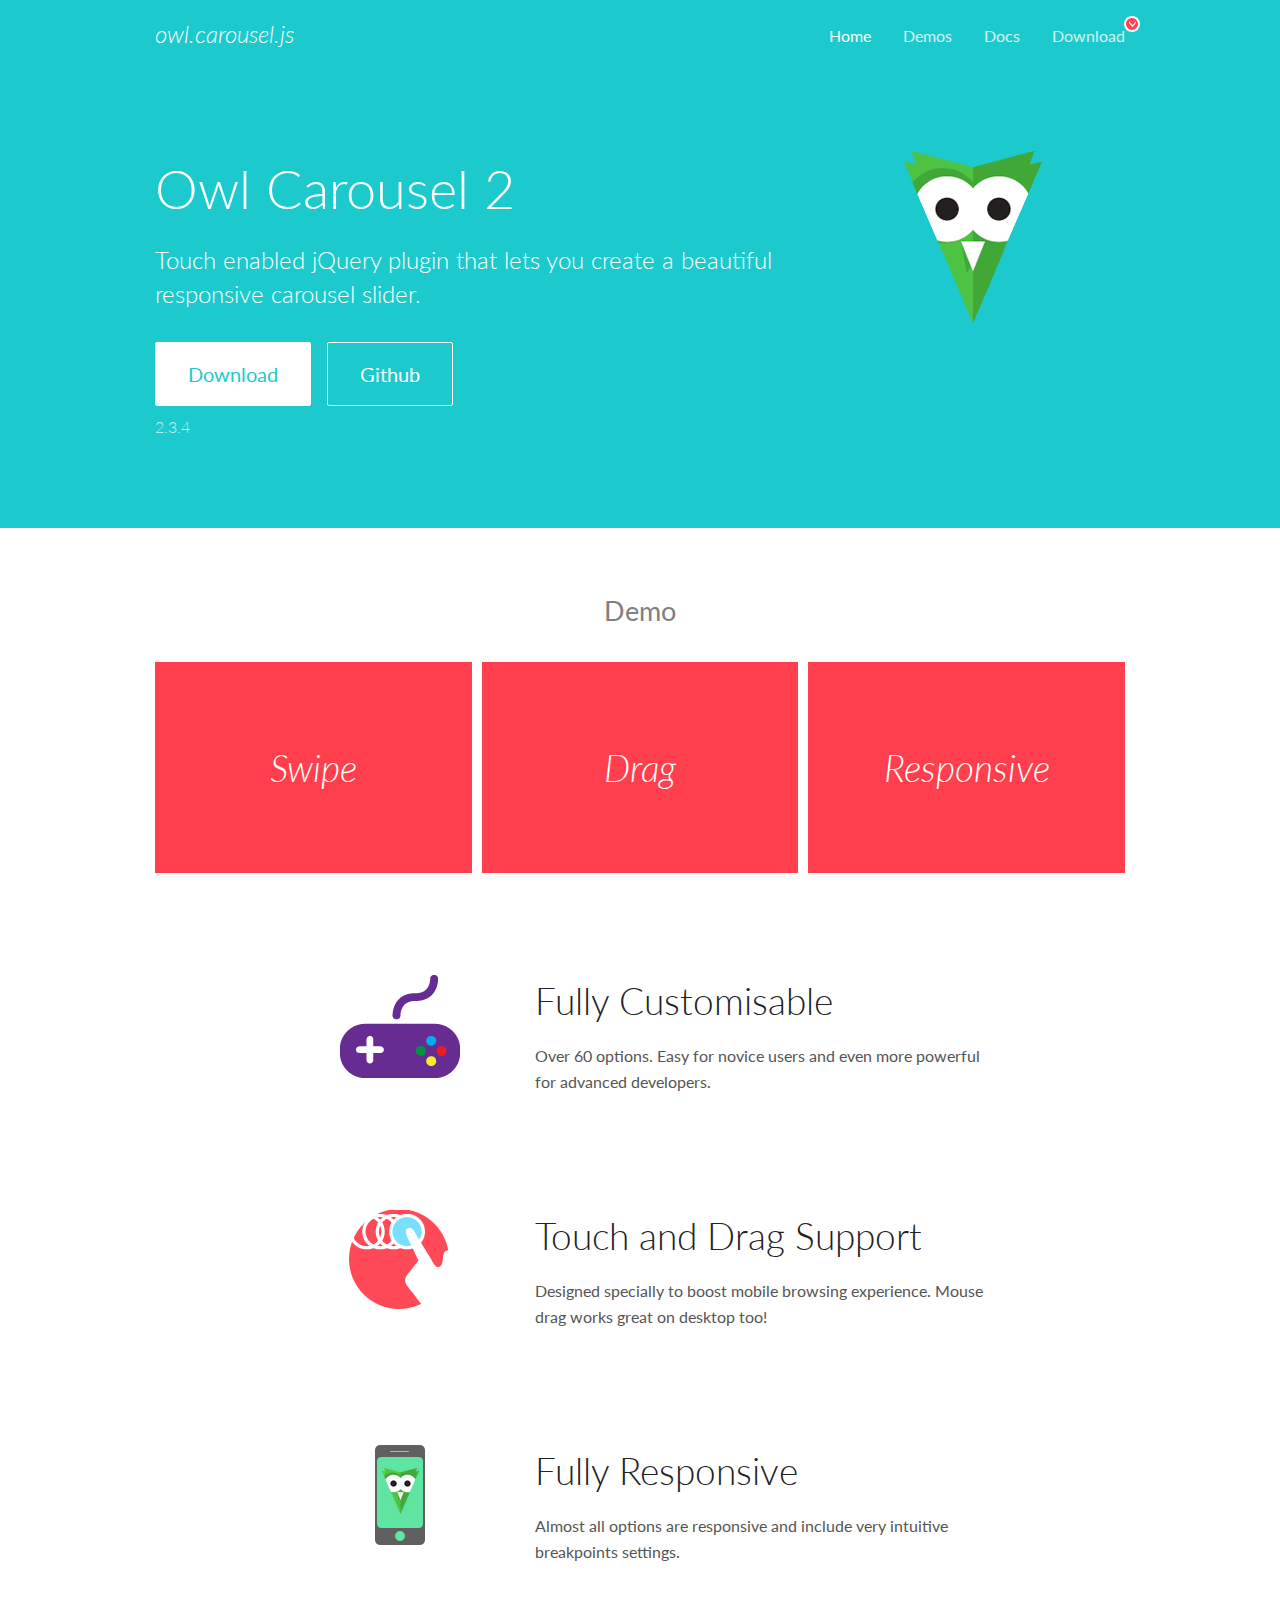
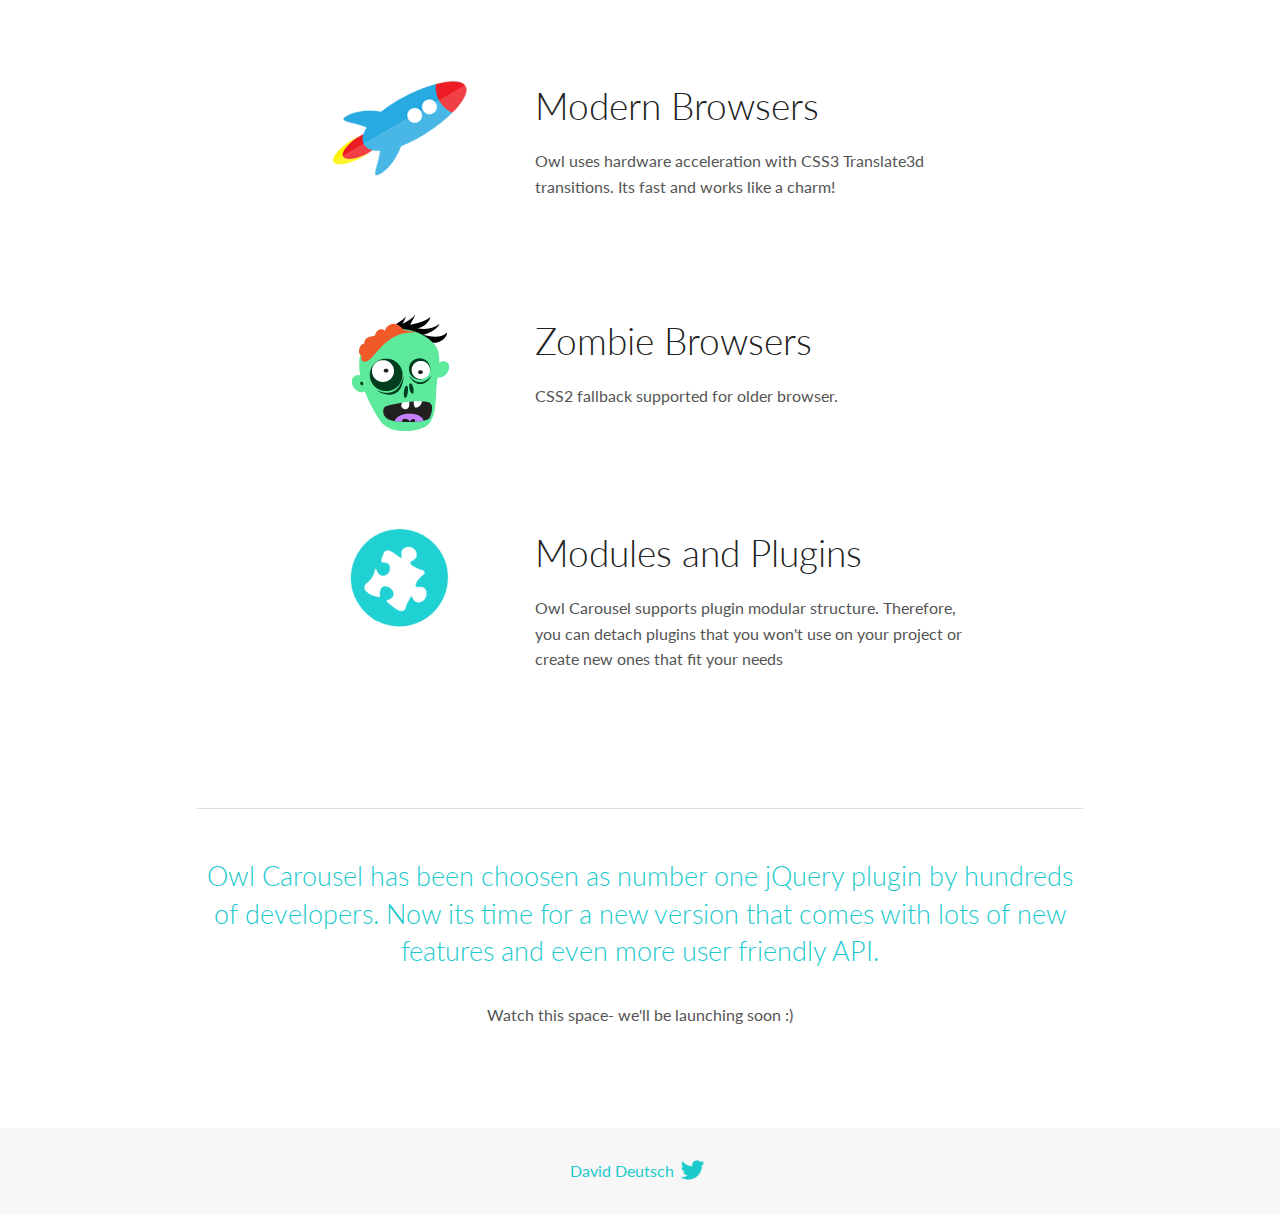
<file: owlcarousel/docs/index.html>
<!DOCTYPE html>
<html lang="en">
  <head>

    <!-- head -->
    <meta charset="utf-8">
    <meta name="msapplication-tap-highlight" content="no" />
    <meta name="viewport" content="width=device-width, initial-scale=1.0" />
    <meta name="description" content="Touch enabled jQuery plugin that lets you create beautiful responsive carousel slider.">
    <meta name="author" content="David Deutsch">
    <title>
      Home | Owl Carousel | 2.3.4
    </title>

    <!-- Stylesheets -->
    <link href='https://fonts.googleapis.com/css?family=Lato:300,400,700,400italic,300italic' rel='stylesheet' type='text/css'>
    <link rel="stylesheet" href="assets/css/docs.theme.min.css">

    <!-- Owl Stylesheets -->
    <link rel="stylesheet" href="assets/owlcarousel/assets/owl.carousel.min.css">
    <link rel="stylesheet" href="assets/owlcarousel/assets/owl.theme.default.min.css">

    <!-- HTML5 shim and Respond.js IE8 support of HTML5 elements and media queries -->

    <!--[if lt IE 9]>
      <script src="https://oss.maxcdn.com/libs/html5shiv/3.7.0/html5shiv.js"></script>
      <script src="https://oss.maxcdn.com/libs/respond.js/1.3.0/respond.min.js"></script>
    <![endif]-->

    <!-- Favicons -->
    <link rel="apple-touch-icon-precomposed" sizes="144x144" href="assets/ico/apple-touch-icon-144-precomposed.png">
    <link rel="shortcut icon" href="assets/ico/favicon.png">
    <link rel="shortcut icon" href="favicon.ico">

    <!-- Yeah i know js should not be in header. Its required for demos.-->

    <!-- javascript -->
    <script src="assets/vendors/jquery.min.js"></script>
    <script src="assets/owlcarousel/owl.carousel.js"></script>
  </head>
  <body>

    <!-- header -->
    <header class="header">
      <div class="row">
        <div class="large-12 columns">
          <div class="brand left">
            <h3>
              <a href="/OwlCarousel2/">owl.carousel.js</a> 
            </h3>
          </div>
          <a id="toggle-nav" class="right">
            <span></span> <span></span> <span></span> 
          </a> 
          <div class="nav-bar">
            <ul class="clearfix">
              <li class="active">
                <a href="/OwlCarousel2/index.html">Home</a> 
              </li>
              <li> <a href="/OwlCarousel2/demos/demos.html">Demos</a>  </li>
              <li> <a href="/OwlCarousel2/docs/started-welcome.html">Docs</a>  </li>
              <li>
                <a href="https://github.com/OwlCarousel2/OwlCarousel2/archive/2.3.4.zip">Download</a> 
                <span class="download"></span> 
              </li>
            </ul>
          </div>
        </div>
      </div>
    </header>

    <!-- home panel -->
    <section id="hero">
      <div class="row">
        <div class="large-8 medium-8 columns">
          <h1>Owl Carousel 2</h1>
          <h4>Touch enabled jQuery plugin that lets you create a beautiful responsive carousel slider.</h4>
          <a href="https://github.com/OwlCarousel2/OwlCarousel2/archive/2.3.4.zip" class="hero-button">Download</a> 
          <a href="https://github.com/OwlCarousel2/OwlCarousel2" class="hero-button outline">Github</a> 
          <p>2.3.4</p>
        </div>
        <div class="large-4 medium-4 columns">
          <img class="owl-logo" src="assets/img/owl-logo.png" alt="mr. Owl">
        </div>
      </div>
    </section>

    <!-- body -->
    <div class="home-demo">
      <div class="row">
        <div class="large-12 columns">
          <h3>Demo</h3>
          <div class="owl-carousel">
            <div class="item">
              <h2>Swipe</h2>
            </div>
            <div class="item">
              <h2>Drag</h2>
            </div>
            <div class="item">
              <h2>Responsive</h2>
            </div>
            <div class="item">
              <h2>CSS3</h2>
            </div>
            <div class="item">
              <h2>Fast</h2>
            </div>
            <div class="item">
              <h2>Easy</h2>
            </div>
            <div class="item">
              <h2>Free</h2>
            </div>
            <div class="item">
              <h2>Upgradable</h2>
            </div>
            <div class="item">
              <h2>Tons of options</h2>
            </div>
            <div class="item">
              <h2>Infinity</h2>
            </div>
            <div class="item">
              <h2>Auto Width</h2>
            </div>
          </div>
        </div>
      </div>
    </div>
    <script>
      var owl = $('.owl-carousel');
      owl.owlCarousel({
        margin: 10,
        loop: true,
        responsive: {
          0: {
            items: 1
          },
          600: {
            items: 2
          },
          1000: {
            items: 3
          }
        }
      })
    </script>

    <!-- features -->
    <div id="features">
      <div class="row">
        <div class="small-12 medium-9 small-centered columns">
          <section class="row feature">
            <div class="medium-4 small-12 columns">
              <img src="assets/img/feature-options.png" alt="">
            </div>
            <div class="medium-8 small-12 columns">
              <h2>Fully Customisable</h2>
              <p>Over 60 options. Easy for novice users and even more powerful for advanced developers.</p>
            </div>
          </section>
          <section class="row feature">
            <div class="medium-4 small-12 columns">
              <img src="assets/img/feature-drag.png" alt="">
            </div>
            <div class="medium-8 small-12 columns">
              <h2>Touch and Drag Support</h2>
              <p>Designed specially to boost mobile browsing experience. Mouse drag works great on desktop too!</p>
            </div>
          </section>
          <section class="row feature">
            <div class="medium-4 small-12 columns">
              <img src="assets/img/feature-responsive.png" alt="">
            </div>
            <div class="medium-8 small-12 columns">
              <h2>Fully Responsive</h2>
              <p>Almost all options are responsive and include very intuitive breakpoints settings.</p>
            </div>
          </section>
          <section class="row feature">
            <div class="medium-4 small-12 columns">
              <img src="assets/img/feature-modern.png" alt="">
            </div>
            <div class="medium-8 small-12 columns">
              <h2>Modern Browsers</h2>
              <p>Owl uses hardware acceleration with CSS3 Translate3d transitions. Its fast and works like a charm! </p>
            </div>
          </section>
          <section class="row feature">
            <div class="medium-4 small-12 columns">
              <img src="assets/img/feature-zombie.png" alt="">
            </div>
            <div class="medium-8 small-12 columns">
              <h2>Zombie Browsers</h2>
              <p>CSS2 fallback supported for older browser.</p>
            </div>
          </section>
          <section class="row feature">
            <div class="medium-4 small-12 columns">
              <img src="assets/img/feature-module.png" alt="">
            </div>
            <div class="medium-8 small-12 columns">
              <h2>Modules and Plugins</h2>
              <p>Owl Carousel supports plugin modular structure. Therefore, you can detach plugins that you won&#x27;t use on your project or create new ones that fit your needs</p>
            </div>
          </section>
        </div>
      </div>
    </div>

    <!-- footer -->
    <section id="teaser-text">
      <div class="row">
        <div class="small-12 medium-11 small-centered columns">
          <hr>
          <h3 id="owl-carousel-has-been-choosen-as-number-one-jquery-plugin-by-hundreds-of-developers-now-its-time-for-a-new-version-that-comes-with-lots-of-new-features-and-even-more-user-friendly-api-">Owl Carousel has been choosen as number one jQuery plugin by hundreds of developers. Now its time for a new version that comes with lots of new features and even more user friendly API.</h3>
          <p>Watch this space- we&#39;ll be launching soon :)</p>
        </div>
      </div>
    </section>

    <!-- footer -->
    <footer class="footer">
      <div class="row">
        <div class="large-12 columns">
          <h5>
            <a href="/OwlCarousel2/docs/support-contact.html">David Deutsch</a> 
            <a id="custom-tweet-button" href="https://twitter.com/share?url=https://github.com/OwlCarousel2/OwlCarousel2&text=Owl Carousel - This is so awesome! " target="_blank"></a> 
          </h5>
        </div>
      </div>
    </footer>

    <!-- vendors -->
    <script src="assets/vendors/highlight.js"></script>
    <script src="assets/js/app.js"></script>
  </body>
</html>
</file>
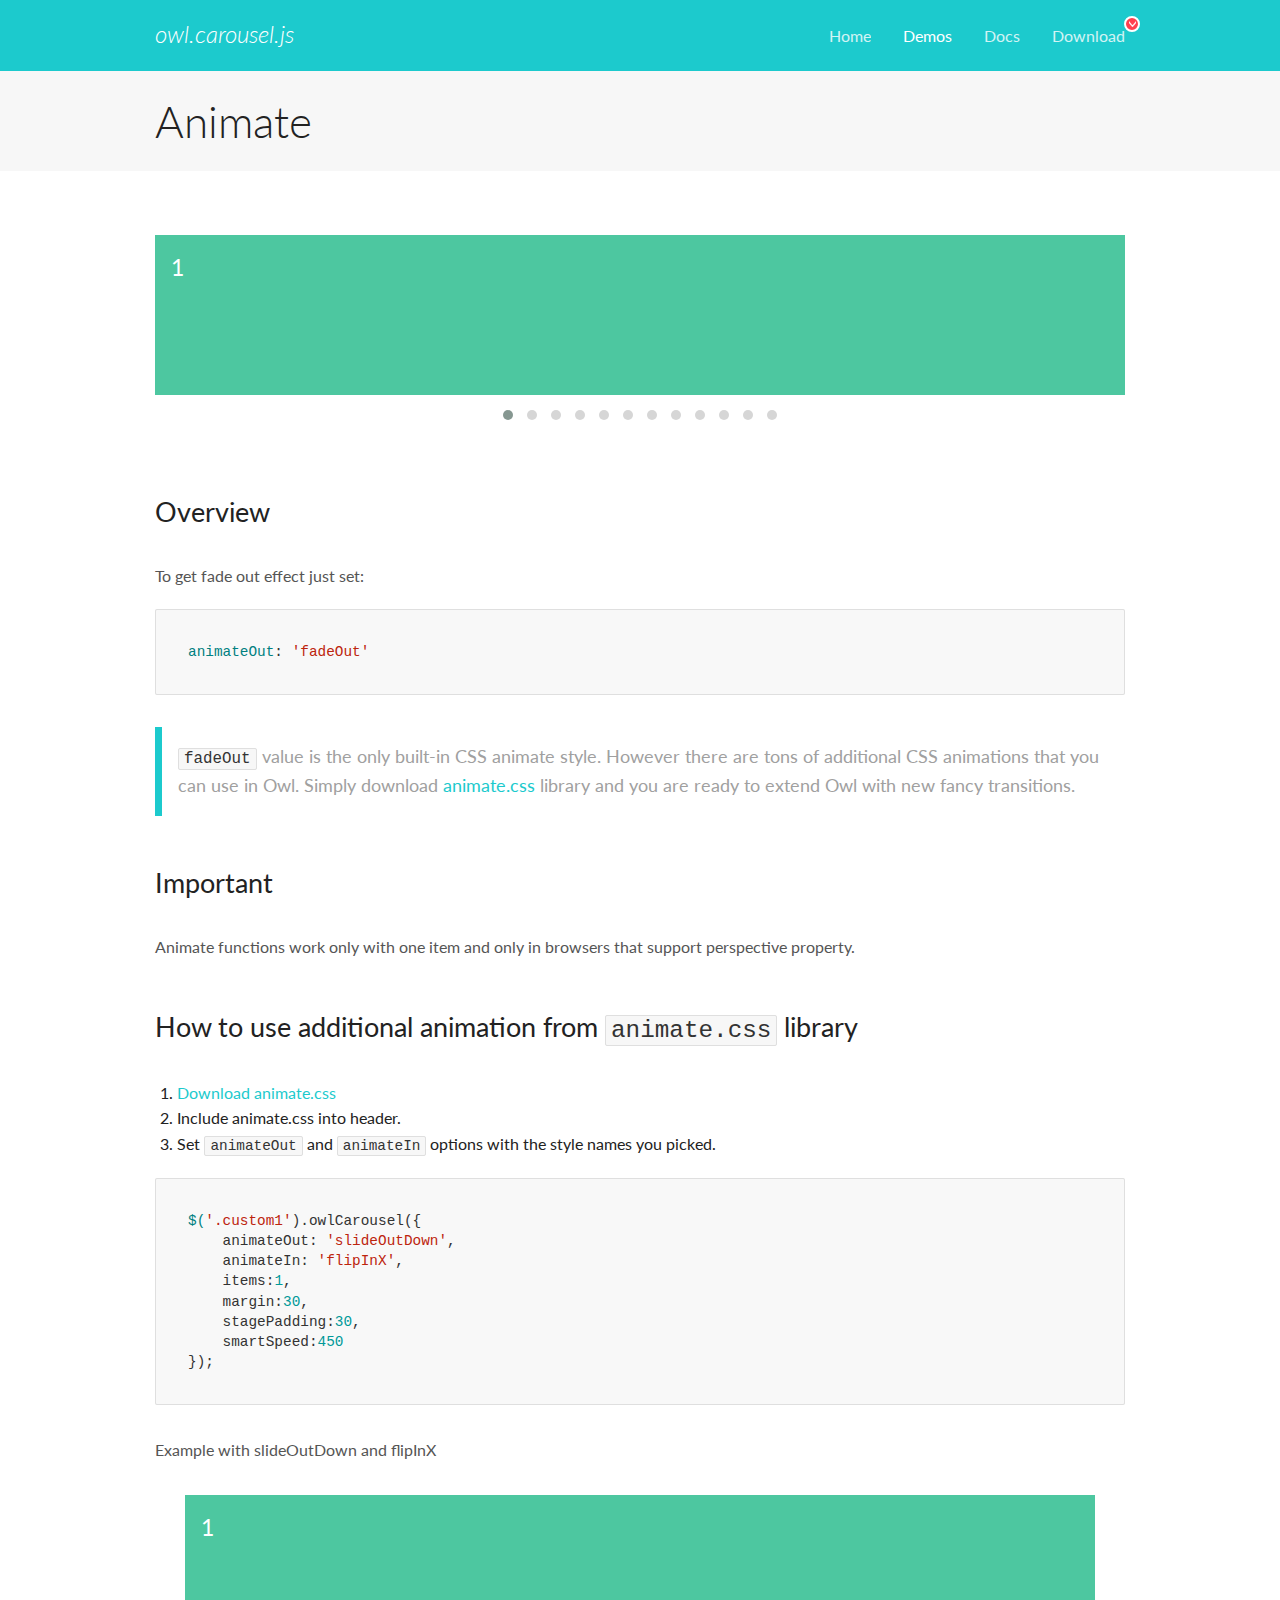
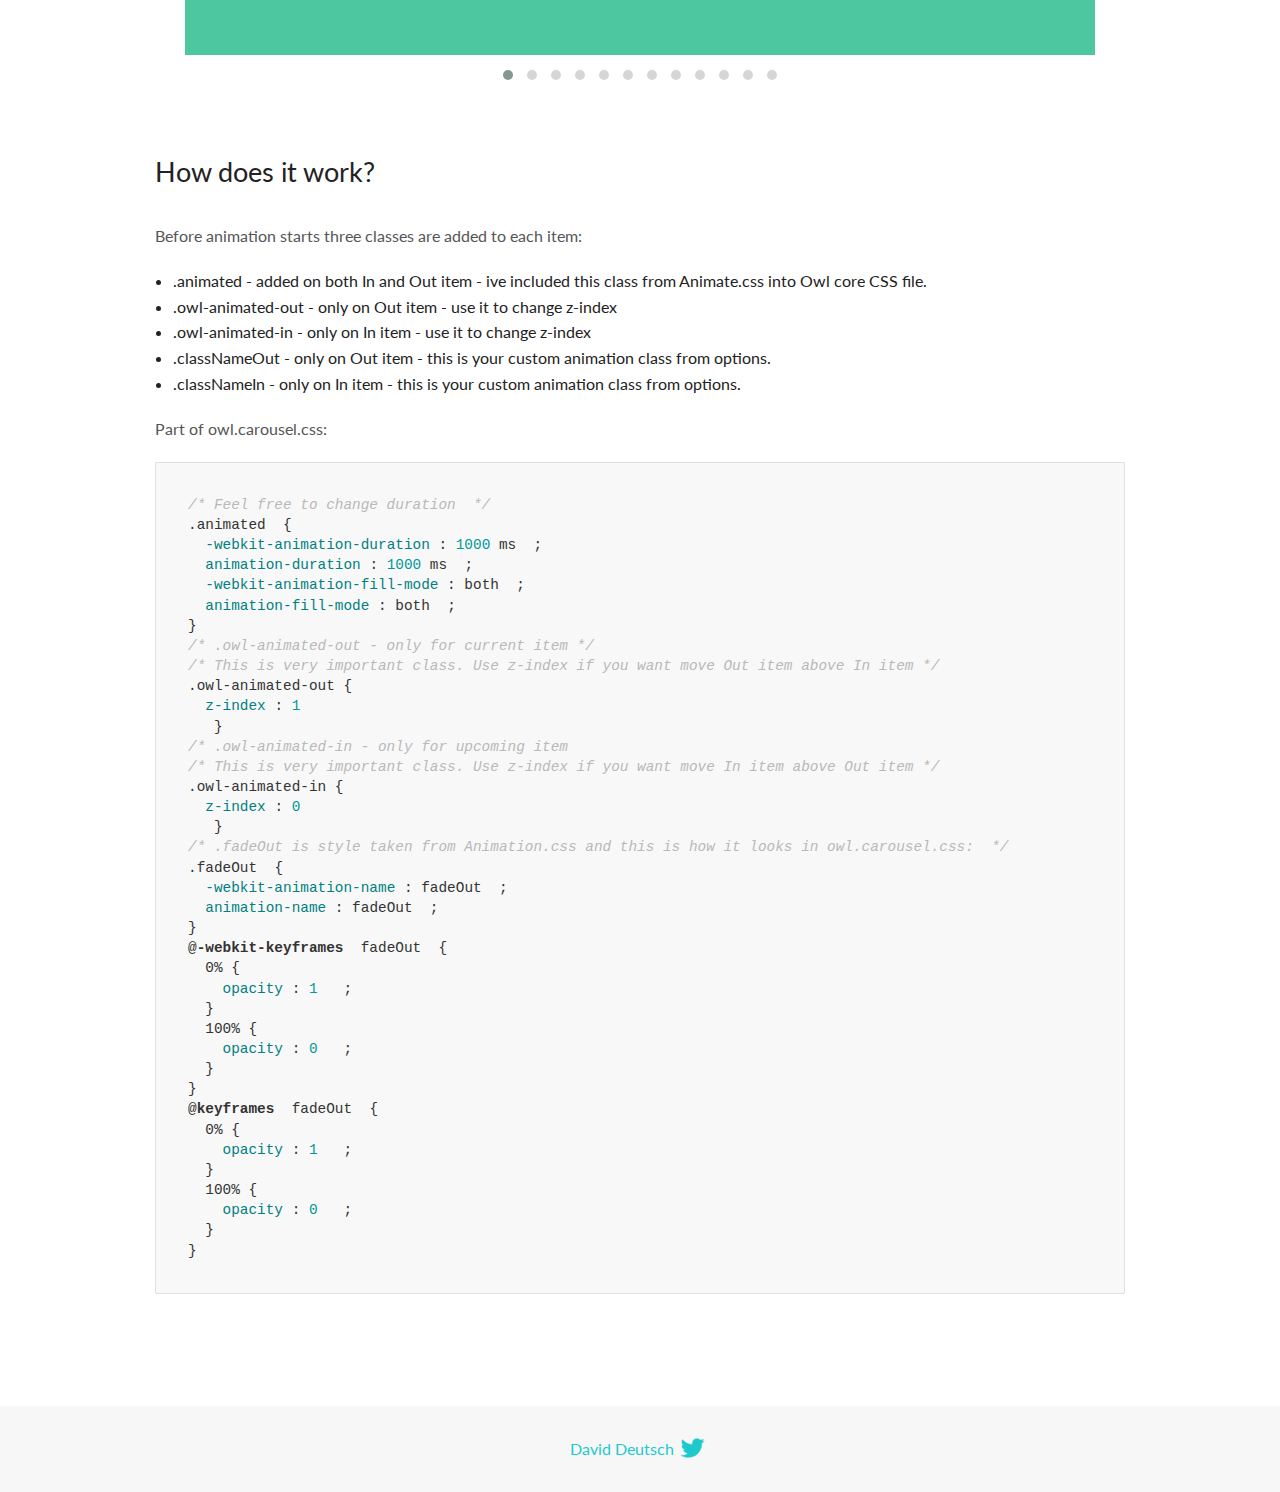
<file: owlcarousel/docs/demos/animate.html>
<!DOCTYPE html>
<html lang="en">
  <head>

    <!-- head -->
    <meta charset="utf-8">
    <meta name="msapplication-tap-highlight" content="no" />
    <meta name="viewport" content="width=device-width, initial-scale=1.0" />
    <meta name="description" content="Animate carousel">
    <meta name="author" content="David Deutsch">
    <title>
      Animate Demo | Owl Carousel | 2.3.4
    </title>

    <!-- Stylesheets -->
    <link href='https://fonts.googleapis.com/css?family=Lato:300,400,700,400italic,300italic' rel='stylesheet' type='text/css'>
    <link rel="stylesheet" href="../assets/css/docs.theme.min.css">

    <!-- Owl Stylesheets -->
    <link rel="stylesheet" href="../assets/owlcarousel/assets/owl.carousel.min.css">
    <link rel="stylesheet" href="../assets/owlcarousel/assets/owl.theme.default.min.css">

    <!-- HTML5 shim and Respond.js IE8 support of HTML5 elements and media queries -->

    <!--[if lt IE 9]>
      <script src="https://oss.maxcdn.com/libs/html5shiv/3.7.0/html5shiv.js"></script>
      <script src="https://oss.maxcdn.com/libs/respond.js/1.3.0/respond.min.js"></script>
    <![endif]-->

    <!-- Favicons -->
    <link rel="apple-touch-icon-precomposed" sizes="144x144" href="../assets/ico/apple-touch-icon-144-precomposed.png">
    <link rel="shortcut icon" href="../assets/ico/favicon.png">
    <link rel="shortcut icon" href="favicon.ico">

    <!-- Yeah i know js should not be in header. Its required for demos.-->

    <!-- javascript -->
    <script src="../assets/vendors/jquery.min.js"></script>
    <script src="../assets/owlcarousel/owl.carousel.js"></script>
  </head>
  <body>

    <!-- header -->
    <header class="header">
      <div class="row">
        <div class="large-12 columns">
          <div class="brand left">
            <h3>
              <a href="/OwlCarousel2/">owl.carousel.js</a> 
            </h3>
          </div>
          <a id="toggle-nav" class="right">
            <span></span> <span></span> <span></span> 
          </a> 
          <div class="nav-bar">
            <ul class="clearfix">
              <li> <a href="/OwlCarousel2/index.html">Home</a>  </li>
              <li class="active">
                <a href="/OwlCarousel2/demos/demos.html">Demos</a> 
              </li>
              <li> <a href="/OwlCarousel2/docs/started-welcome.html">Docs</a>  </li>
              <li>
                <a href="https://github.com/OwlCarousel2/OwlCarousel2/archive/2.3.4.zip">Download</a> 
                <span class="download"></span> 
              </li>
            </ul>
          </div>
        </div>
      </div>
    </header>

    <!-- title -->
    <section class="title">
      <div class="row">
        <div class="large-12 columns">
          <h1>Animate</h1>
        </div>
      </div>
    </section>

    <!--  Demos -->
    <section id="demos">
      <div class="row">
        <div class="large-12 columns">
          <div class="fadeOut owl-carousel owl-theme">
            <div class="item">
              <h4>1</h4>
            </div>
            <div class="item">
              <h4>2</h4>
            </div>
            <div class="item">
              <h4>3</h4>
            </div>
            <div class="item">
              <h4>4</h4>
            </div>
            <div class="item">
              <h4>5</h4>
            </div>
            <div class="item">
              <h4>6</h4>
            </div>
            <div class="item">
              <h4>7</h4>
            </div>
            <div class="item">
              <h4>8</h4>
            </div>
            <div class="item">
              <h4>9</h4>
            </div>
            <div class="item">
              <h4>10</h4>
            </div>
            <div class="item">
              <h4>11</h4>
            </div>
            <div class="item">
              <h4>12</h4>
            </div>
          </div>
          <h3 id="overview">Overview</h3>
          <p>To get fade out effect just set:</p>
          <pre><code>animateOut: &#39;fadeOut&#39;</code></pre>
          <blockquote>
            <p><code>fadeOut</code> value is the only built-in CSS animate style. However there are tons of additional CSS animations that you can use in Owl. Simply download
              <a href="https://daneden.github.io/animate.css/">animate.css</a>  library and you are ready to extend Owl with new fancy transitions.</p>
          </blockquote>
          <h3 id="important">Important</h3>
          <p>Animate functions work only with one item and only in browsers that support perspective property.</p>
          <h3 id="how-to-use-additional-animation-from-animate-css-library">How to use additional animation from <code>animate.css</code> library</h3>
          <ol>
            <li> <a href="https://daneden.github.io/animate.css/">Download animate.css</a>  </li>
            <li>Include animate.css into header.</li>
            <li>Set <code>animateOut</code> and <code>animateIn</code> options with the style names you picked.</li>
          </ol>
          <pre><code>$(&#39;.custom1&#39;).owlCarousel({
    animateOut: &#39;slideOutDown&#39;,
    animateIn: &#39;flipInX&#39;,
    items:1,
    margin:30,
    stagePadding:30,
    smartSpeed:450
});</code></pre>
          <p>Example with slideOutDown and flipInX</p>
          <div class="custom1 owl-carousel owl-theme">
            <div class="item">
              <h4>1</h4>
            </div>
            <div class="item">
              <h4>2</h4>
            </div>
            <div class="item">
              <h4>3</h4>
            </div>
            <div class="item">
              <h4>4</h4>
            </div>
            <div class="item">
              <h4>5</h4>
            </div>
            <div class="item">
              <h4>6</h4>
            </div>
            <div class="item">
              <h4>7</h4>
            </div>
            <div class="item">
              <h4>8</h4>
            </div>
            <div class="item">
              <h4>9</h4>
            </div>
            <div class="item">
              <h4>10</h4>
            </div>
            <div class="item">
              <h4>11</h4>
            </div>
            <div class="item">
              <h4>12</h4>
            </div>
          </div>
          <h3 id="how-does-it-work-">How does it work?</h3>
          <p>Before animation starts three classes are added to each item:</p>
          <ul>
            <li>.animated - added on both In and Out item - ive included this class from Animate.css into Owl core CSS file.</li>
            <li>.owl-animated-out - only on Out item - use it to change z-index</li>
            <li>.owl-animated-in - only on In item - use it to change z-index</li>
            <li>.classNameOut - only on Out item - this is your custom animation class from options.</li>
            <li>.classNameIn - only on In item - this is your custom animation class from options.</li>
          </ul>
          <p>Part of owl.carousel.css:</p>
          <pre><code class="language-css"><span class="comment">/* Feel free to change duration  */</span> 
<span class="class">.animated</span>  <span class="rules">{
  <span class="rule"><span class="attribute">-webkit-animation-duration</span> :<span class="value"> <span class="number">1000</span> ms</span> </span> ;
  <span class="rule"><span class="attribute">animation-duration</span> :<span class="value"> <span class="number">1000</span> ms</span> </span> ;
  <span class="rule"><span class="attribute">-webkit-animation-fill-mode</span> :<span class="value"> both</span> </span> ;
  <span class="rule"><span class="attribute">animation-fill-mode</span> :<span class="value"> both</span> </span> ;
<span class="rule">}</span> </span> 
<span class="comment">/* .owl-animated-out - only for current item */</span> 
<span class="comment">/* This is very important class. Use z-index if you want move Out item above In item */</span> 
<span class="class">.owl-animated-out</span> <span class="rules">{
  <span class="rule"><span class="attribute">z-index</span> :<span class="value"> <span class="number">1</span> 
</span> </span> </span> }
<span class="comment">/* .owl-animated-in - only for upcoming item
/* This is very important class. Use z-index if you want move In item above Out item */</span> 
<span class="class">.owl-animated-in</span> <span class="rules">{
  <span class="rule"><span class="attribute">z-index</span> :<span class="value"> <span class="number">0</span> 
</span> </span> </span> }
<span class="comment">/* .fadeOut is style taken from Animation.css and this is how it looks in owl.carousel.css:  */</span> 
<span class="class">.fadeOut</span>  <span class="rules">{
  <span class="rule"><span class="attribute">-webkit-animation-name</span> :<span class="value"> fadeOut</span> </span> ;
  <span class="rule"><span class="attribute">animation-name</span> :<span class="value"> fadeOut</span> </span> ;
<span class="rule">}</span> </span> 
<span class="at_rule">@<span class="keyword">-webkit-keyframes</span>  fadeOut </span> {
  0% <span class="rules">{
    <span class="rule"><span class="attribute">opacity</span> :<span class="value"> <span class="number">1</span> </span> </span> ;
  <span class="rule">}</span> </span> 
  100% <span class="rules">{
    <span class="rule"><span class="attribute">opacity</span> :<span class="value"> <span class="number">0</span> </span> </span> ;
  <span class="rule">}</span> </span> 
}
<span class="at_rule">@<span class="keyword">keyframes</span>  fadeOut </span> {
  0% <span class="rules">{
    <span class="rule"><span class="attribute">opacity</span> :<span class="value"> <span class="number">1</span> </span> </span> ;
  <span class="rule">}</span> </span> 
  100% <span class="rules">{
    <span class="rule"><span class="attribute">opacity</span> :<span class="value"> <span class="number">0</span> </span> </span> ;
  <span class="rule">}</span> </span> 
}</code></pre>
          <link rel="stylesheet" href="../assets/css/animate.css">
          <script>
            jQuery(document).ready(function($) {
              $('.fadeOut').owlCarousel({
                items: 1,
                animateOut: 'fadeOut',
                loop: true,
                margin: 10,
              });
              $('.custom1').owlCarousel({
                animateOut: 'slideOutDown',
                animateIn: 'flipInX',
                items: 1,
                margin: 30,
                stagePadding: 30,
                smartSpeed: 450
              });
            });
          </script>
        </div>
      </div>
    </section>

    <!-- footer -->
    <footer class="footer">
      <div class="row">
        <div class="large-12 columns">
          <h5>
            <a href="/OwlCarousel2/docs/support-contact.html">David Deutsch</a> 
            <a id="custom-tweet-button" href="https://twitter.com/share?url=https://github.com/OwlCarousel2/OwlCarousel2&text=Owl Carousel - This is so awesome! " target="_blank"></a> 
          </h5>
        </div>
      </div>
    </footer>

    <!-- vendors -->
    <script src="../assets/vendors/highlight.js"></script>
    <script src="../assets/js/app.js"></script>
  </body>
</html>
</file>
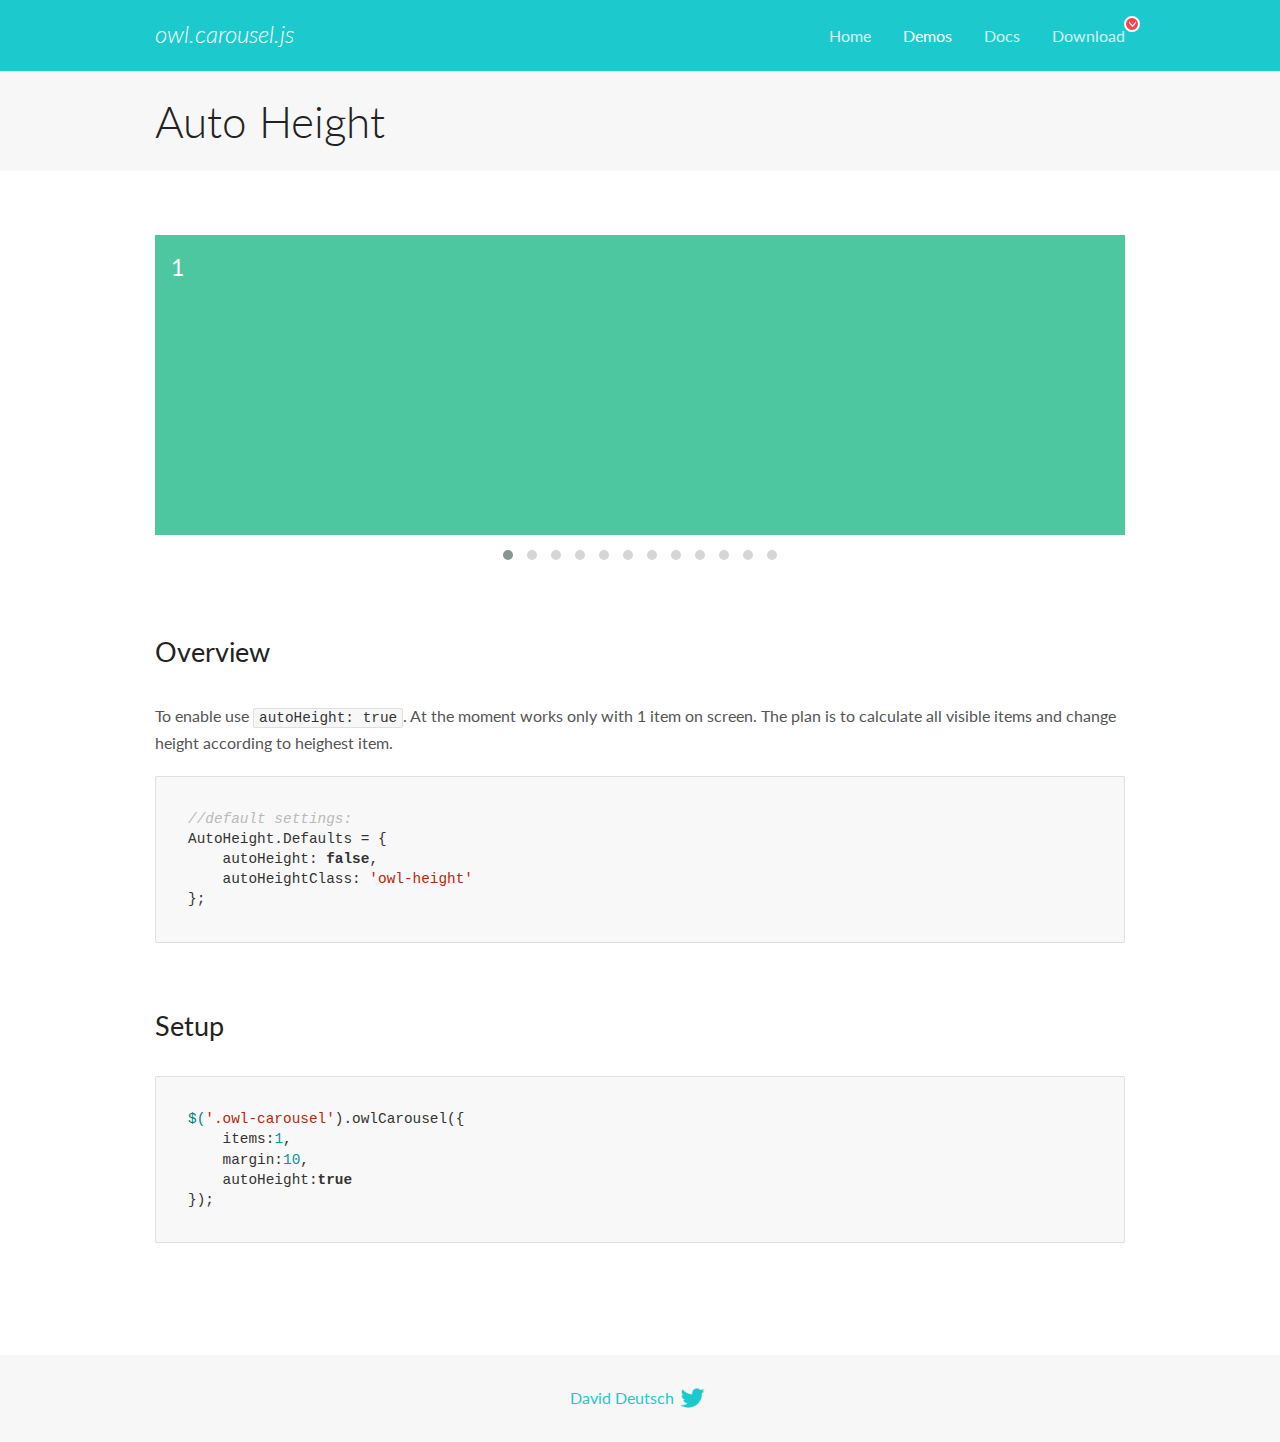
<file: owlcarousel/docs/demos/autoheight.html>
<!DOCTYPE html>
<html lang="en">
  <head>

    <!-- head -->
    <meta charset="utf-8">
    <meta name="msapplication-tap-highlight" content="no" />
    <meta name="viewport" content="width=device-width, initial-scale=1.0" />
    <meta name="description" content="autoHeight usage demo">
    <meta name="author" content="David Deutsch">
    <title>
      Auto Height Demo | Owl Carousel | 2.3.4
    </title>

    <!-- Stylesheets -->
    <link href='https://fonts.googleapis.com/css?family=Lato:300,400,700,400italic,300italic' rel='stylesheet' type='text/css'>
    <link rel="stylesheet" href="../assets/css/docs.theme.min.css">

    <!-- Owl Stylesheets -->
    <link rel="stylesheet" href="../assets/owlcarousel/assets/owl.carousel.min.css">
    <link rel="stylesheet" href="../assets/owlcarousel/assets/owl.theme.default.min.css">

    <!-- HTML5 shim and Respond.js IE8 support of HTML5 elements and media queries -->

    <!--[if lt IE 9]>
      <script src="https://oss.maxcdn.com/libs/html5shiv/3.7.0/html5shiv.js"></script>
      <script src="https://oss.maxcdn.com/libs/respond.js/1.3.0/respond.min.js"></script>
    <![endif]-->

    <!-- Favicons -->
    <link rel="apple-touch-icon-precomposed" sizes="144x144" href="../assets/ico/apple-touch-icon-144-precomposed.png">
    <link rel="shortcut icon" href="../assets/ico/favicon.png">
    <link rel="shortcut icon" href="favicon.ico">

    <!-- Yeah i know js should not be in header. Its required for demos.-->

    <!-- javascript -->
    <script src="../assets/vendors/jquery.min.js"></script>
    <script src="../assets/owlcarousel/owl.carousel.js"></script>
  </head>
  <body>

    <!-- header -->
    <header class="header">
      <div class="row">
        <div class="large-12 columns">
          <div class="brand left">
            <h3>
              <a href="/OwlCarousel2/">owl.carousel.js</a> 
            </h3>
          </div>
          <a id="toggle-nav" class="right">
            <span></span> <span></span> <span></span> 
          </a> 
          <div class="nav-bar">
            <ul class="clearfix">
              <li> <a href="/OwlCarousel2/index.html">Home</a>  </li>
              <li class="active">
                <a href="/OwlCarousel2/demos/demos.html">Demos</a> 
              </li>
              <li> <a href="/OwlCarousel2/docs/started-welcome.html">Docs</a>  </li>
              <li>
                <a href="https://github.com/OwlCarousel2/OwlCarousel2/archive/2.3.4.zip">Download</a> 
                <span class="download"></span> 
              </li>
            </ul>
          </div>
        </div>
      </div>
    </header>

    <!-- title -->
    <section class="title">
      <div class="row">
        <div class="large-12 columns">
          <h1>Auto Height</h1>
        </div>
      </div>
    </section>

    <!--  Demos -->
    <section id="demos">
      <div class="row">
        <div class="large-12 columns">
          <div class="owl-carousel owl-theme">
            <div class="item" style="height:300px">
              <h4>1</h4>
            </div>
            <div class="item" style="height:100px">
              <h4>2</h4>
            </div>
            <div class="item" style="height:500px">
              <h4>3</h4>
            </div>
            <div class="item" style="height:250px">
              <h4>4</h4>
            </div>
            <div class="item" style="height:400px">
              <h4>5</h4>
            </div>
            <div class="item" style="height:500px">
              <h4>6</h4>
            </div>
            <div class="item" style="height:600px">
              <h4>7</h4>
            </div>
            <div class="item" style="height:400px">
              <h4>8</h4>
            </div>
            <div class="item" style="height:300px">
              <h4>9</h4>
            </div>
            <div class="item" style="height:350px">
              <h4>10</h4>
            </div>
            <div class="item" style="height:200px">
              <h4>11</h4>
            </div>
            <div class="item" style="height:150px">
              <h4>12</h4>
            </div>
          </div>
          <h3 id="overview">Overview</h3>
          <p>To enable use <code>autoHeight: true</code>. At the moment works only with 1 item on screen. The plan is to calculate all visible items and change height according to heighest item.</p>
          <pre><code>//default settings:
AutoHeight.Defaults = {
    autoHeight: false,
    autoHeightClass: &#39;owl-height&#39;
};</code></pre>
          <h3 id="setup">Setup</h3>
          <pre><code>$(&#39;.owl-carousel&#39;).owlCarousel({
    items:1,
    margin:10,
    autoHeight:true
});</code></pre>
          <script>
            $(document).ready(function() {
              $('.owl-carousel').owlCarousel({
                items: 1,
                margin: 10,
                autoHeight: true
              });
            })
          </script>
        </div>
      </div>
    </section>

    <!-- footer -->
    <footer class="footer">
      <div class="row">
        <div class="large-12 columns">
          <h5>
            <a href="/OwlCarousel2/docs/support-contact.html">David Deutsch</a> 
            <a id="custom-tweet-button" href="https://twitter.com/share?url=https://github.com/OwlCarousel2/OwlCarousel2&text=Owl Carousel - This is so awesome! " target="_blank"></a> 
          </h5>
        </div>
      </div>
    </footer>

    <!-- vendors -->
    <script src="../assets/vendors/highlight.js"></script>
    <script src="../assets/js/app.js"></script>
  </body>
</html>
</file>
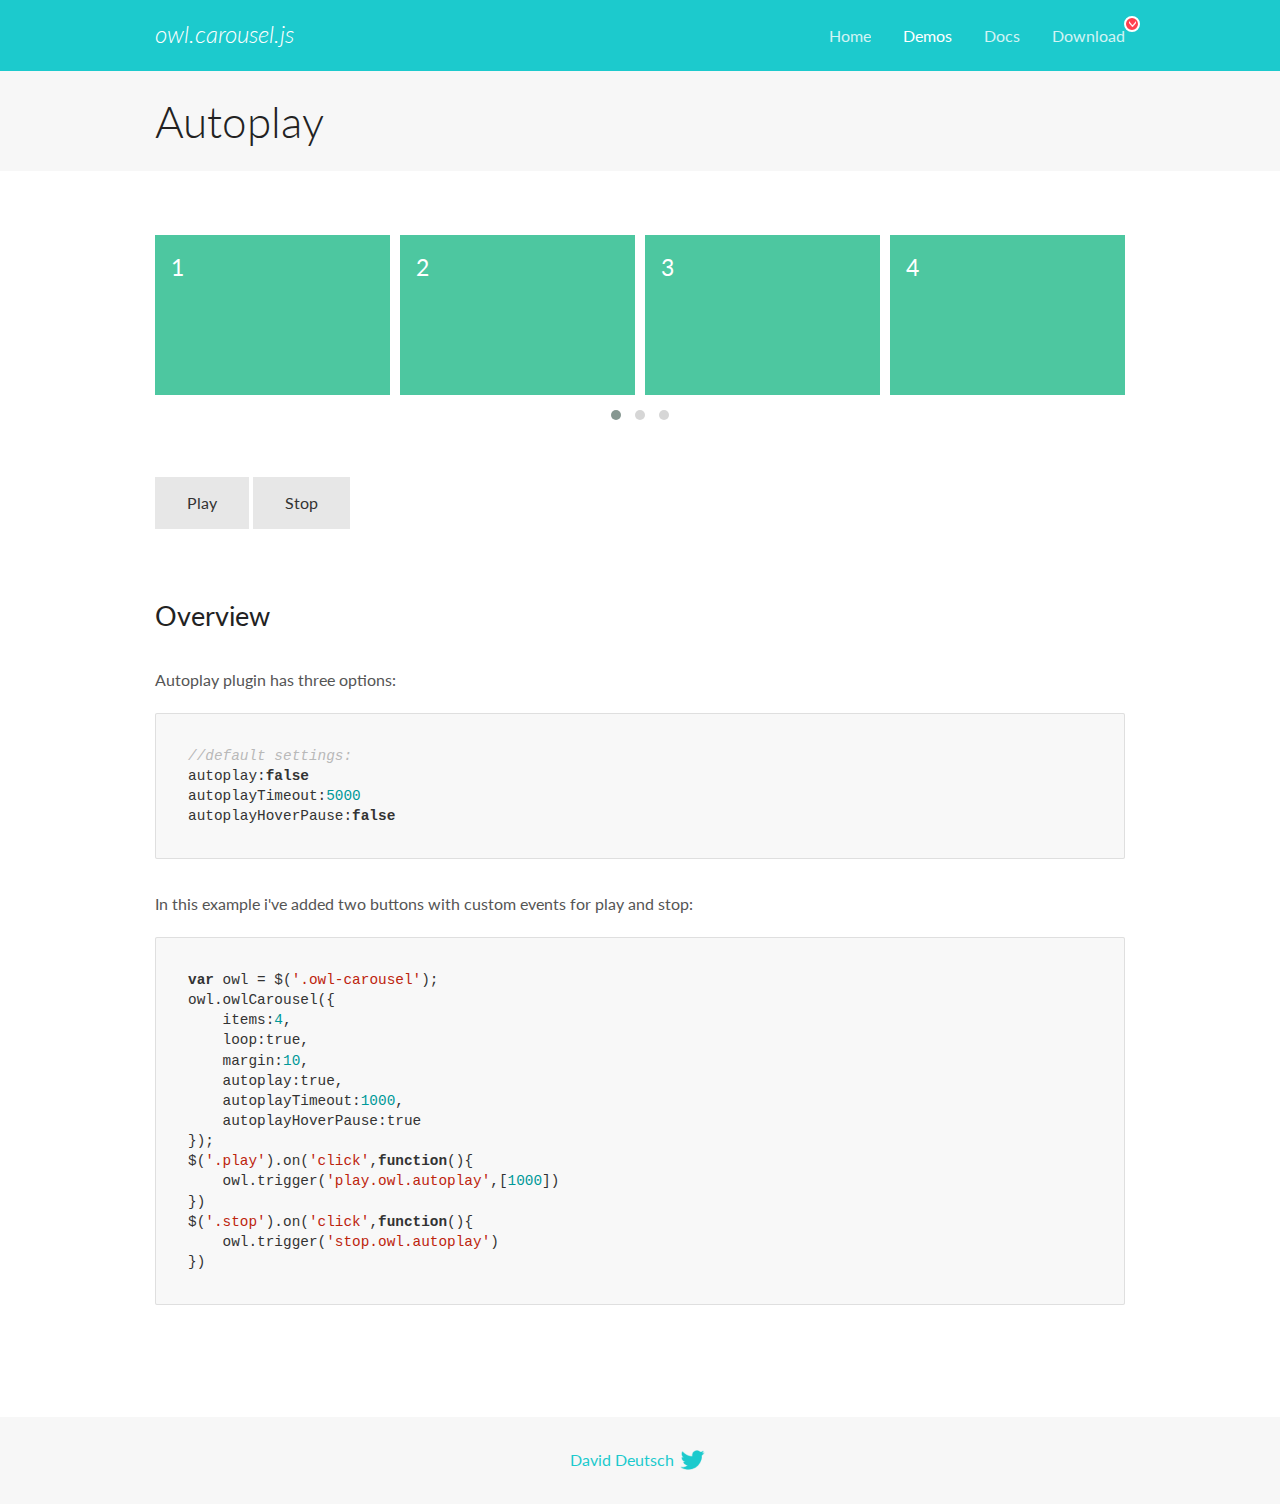
<file: owlcarousel/docs/demos/autoplay.html>
<!DOCTYPE html>
<html lang="en">
  <head>

    <!-- head -->
    <meta charset="utf-8">
    <meta name="msapplication-tap-highlight" content="no" />
    <meta name="viewport" content="width=device-width, initial-scale=1.0" />
    <meta name="description" content="Autoplay usage demo">
    <meta name="author" content="David Deutsch">
    <title>
      Autoplay Demo | Owl Carousel | 2.3.4
    </title>

    <!-- Stylesheets -->
    <link href='https://fonts.googleapis.com/css?family=Lato:300,400,700,400italic,300italic' rel='stylesheet' type='text/css'>
    <link rel="stylesheet" href="../assets/css/docs.theme.min.css">

    <!-- Owl Stylesheets -->
    <link rel="stylesheet" href="../assets/owlcarousel/assets/owl.carousel.min.css">
    <link rel="stylesheet" href="../assets/owlcarousel/assets/owl.theme.default.min.css">

    <!-- HTML5 shim and Respond.js IE8 support of HTML5 elements and media queries -->

    <!--[if lt IE 9]>
      <script src="https://oss.maxcdn.com/libs/html5shiv/3.7.0/html5shiv.js"></script>
      <script src="https://oss.maxcdn.com/libs/respond.js/1.3.0/respond.min.js"></script>
    <![endif]-->

    <!-- Favicons -->
    <link rel="apple-touch-icon-precomposed" sizes="144x144" href="../assets/ico/apple-touch-icon-144-precomposed.png">
    <link rel="shortcut icon" href="../assets/ico/favicon.png">
    <link rel="shortcut icon" href="favicon.ico">

    <!-- Yeah i know js should not be in header. Its required for demos.-->

    <!-- javascript -->
    <script src="../assets/vendors/jquery.min.js"></script>
    <script src="../assets/owlcarousel/owl.carousel.js"></script>
  </head>
  <body>

    <!-- header -->
    <header class="header">
      <div class="row">
        <div class="large-12 columns">
          <div class="brand left">
            <h3>
              <a href="/OwlCarousel2/">owl.carousel.js</a> 
            </h3>
          </div>
          <a id="toggle-nav" class="right">
            <span></span> <span></span> <span></span> 
          </a> 
          <div class="nav-bar">
            <ul class="clearfix">
              <li> <a href="/OwlCarousel2/index.html">Home</a>  </li>
              <li class="active">
                <a href="/OwlCarousel2/demos/demos.html">Demos</a> 
              </li>
              <li> <a href="/OwlCarousel2/docs/started-welcome.html">Docs</a>  </li>
              <li>
                <a href="https://github.com/OwlCarousel2/OwlCarousel2/archive/2.3.4.zip">Download</a> 
                <span class="download"></span> 
              </li>
            </ul>
          </div>
        </div>
      </div>
    </header>

    <!-- title -->
    <section class="title">
      <div class="row">
        <div class="large-12 columns">
          <h1>Autoplay</h1>
        </div>
      </div>
    </section>

    <!--  Demos -->
    <section id="demos">
      <div class="row">
        <div class="large-12 columns">
          <div class="owl-carousel owl-theme">
            <div class="item">
              <h4>1</h4>
            </div>
            <div class="item">
              <h4>2</h4>
            </div>
            <div class="item">
              <h4>3</h4>
            </div>
            <div class="item">
              <h4>4</h4>
            </div>
            <div class="item">
              <h4>5</h4>
            </div>
            <div class="item">
              <h4>6</h4>
            </div>
            <div class="item">
              <h4>7</h4>
            </div>
            <div class="item">
              <h4>8</h4>
            </div>
            <div class="item">
              <h4>9</h4>
            </div>
            <div class="item">
              <h4>10</h4>
            </div>
            <div class="item">
              <h4>11</h4>
            </div>
            <div class="item">
              <h4>12</h4>
            </div>
          </div>
          <a class="button secondary play">Play</a> 
          <a class="button secondary stop">Stop</a> 
          <h3 id="overview">Overview</h3>
          <p>Autoplay plugin has three options:</p>
          <pre><code>//default settings:
autoplay:false
autoplayTimeout:5000
autoplayHoverPause:false</code></pre>
          <p>In this example i&#39;ve added two buttons with custom events for play and stop:</p>
          <pre><code>var owl = $(&#39;.owl-carousel&#39;);
owl.owlCarousel({
    items:4,
    loop:true,
    margin:10,
    autoplay:true,
    autoplayTimeout:1000,
    autoplayHoverPause:true
});
$(&#39;.play&#39;).on(&#39;click&#39;,function(){
    owl.trigger(&#39;play.owl.autoplay&#39;,[1000])
})
$(&#39;.stop&#39;).on(&#39;click&#39;,function(){
    owl.trigger(&#39;stop.owl.autoplay&#39;)
})</code></pre>
          <script>
            $(document).ready(function() {
              var owl = $('.owl-carousel');
              owl.owlCarousel({
                items: 4,
                loop: true,
                margin: 10,
                autoplay: true,
                autoplayTimeout: 1000,
                autoplayHoverPause: true
              });
              $('.play').on('click', function() {
                owl.trigger('play.owl.autoplay', [1000])
              })
              $('.stop').on('click', function() {
                owl.trigger('stop.owl.autoplay')
              })
            })
          </script>
        </div>
      </div>
    </section>

    <!-- footer -->
    <footer class="footer">
      <div class="row">
        <div class="large-12 columns">
          <h5>
            <a href="/OwlCarousel2/docs/support-contact.html">David Deutsch</a> 
            <a id="custom-tweet-button" href="https://twitter.com/share?url=https://github.com/OwlCarousel2/OwlCarousel2&text=Owl Carousel - This is so awesome! " target="_blank"></a> 
          </h5>
        </div>
      </div>
    </footer>

    <!-- vendors -->
    <script src="../assets/vendors/highlight.js"></script>
    <script src="../assets/js/app.js"></script>
  </body>
</html>
</file>
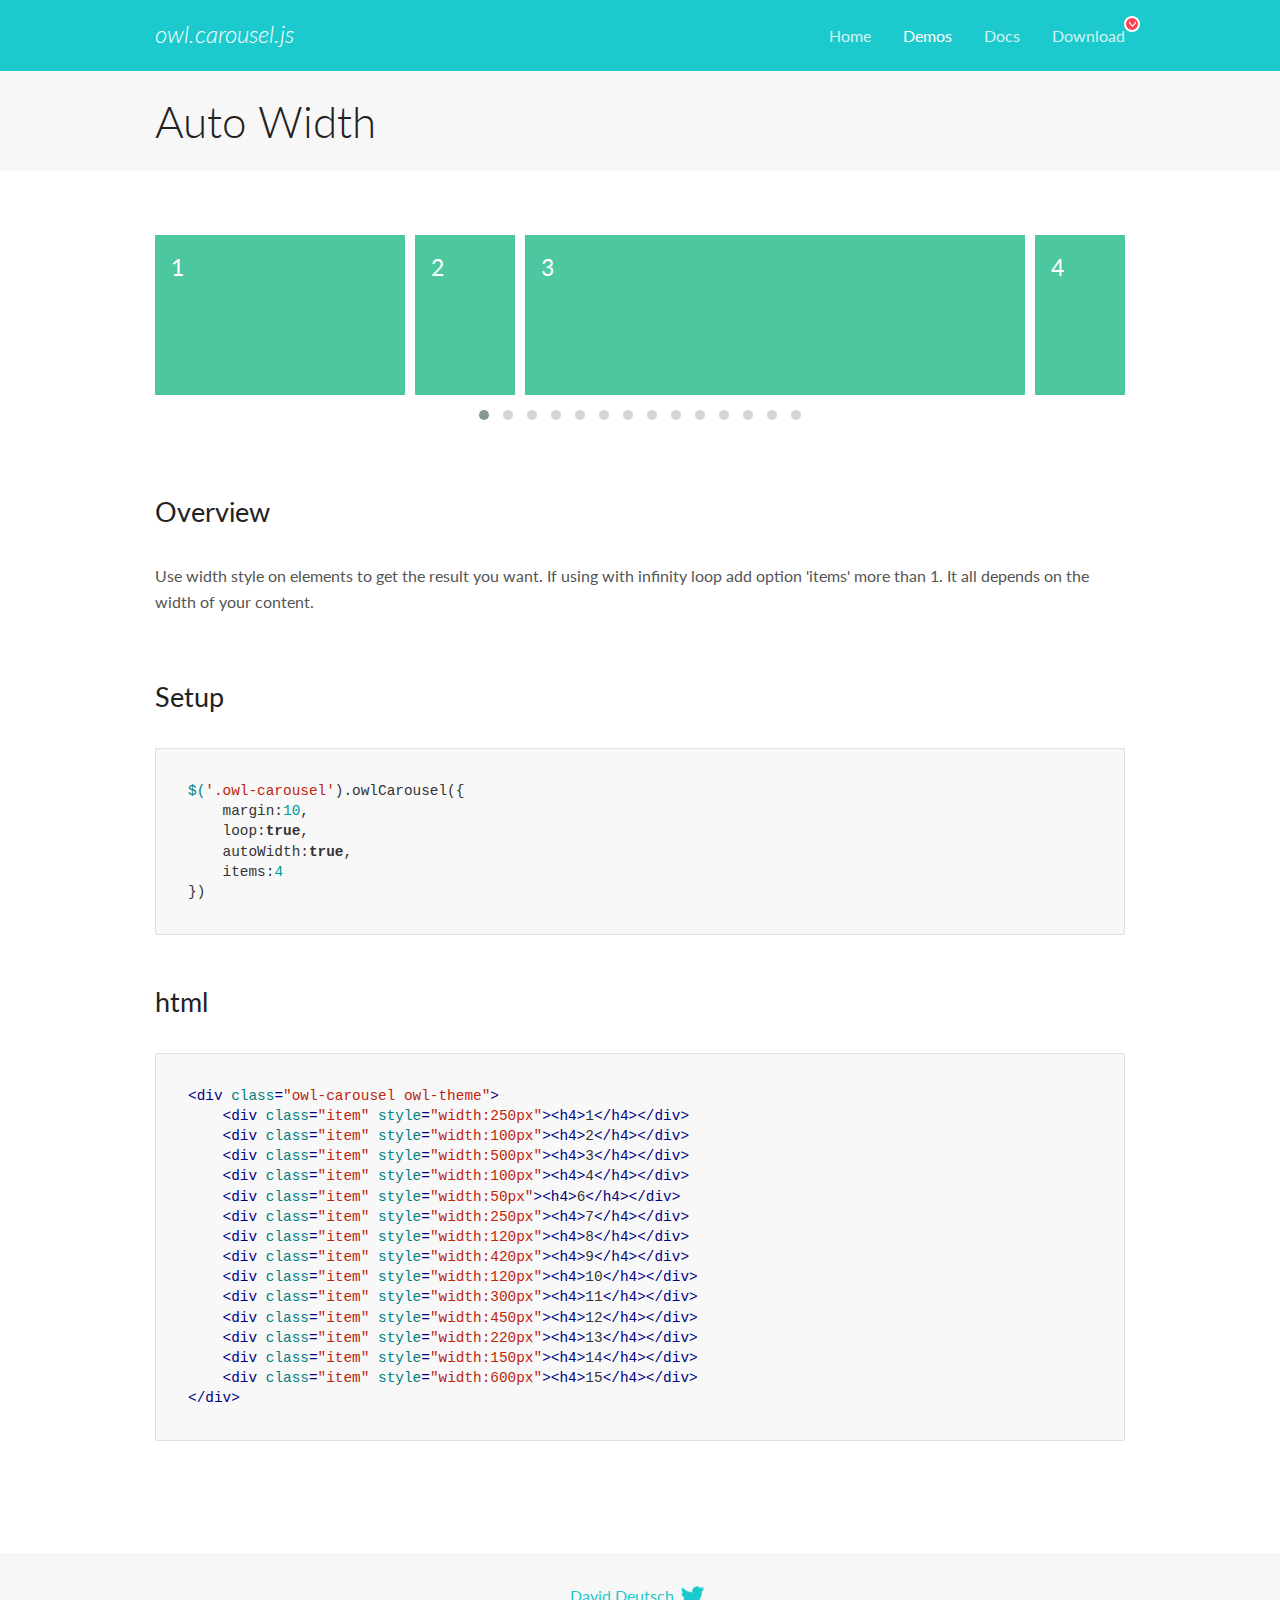
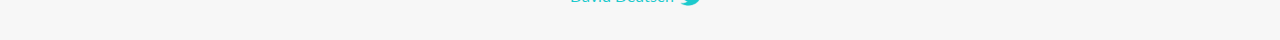
<file: owlcarousel/docs/demos/autowidth.html>
<!DOCTYPE html>
<html lang="en">
  <head>

    <!-- head -->
    <meta charset="utf-8">
    <meta name="msapplication-tap-highlight" content="no" />
    <meta name="viewport" content="width=device-width, initial-scale=1.0" />
    <meta name="description" content="Auto Width">
    <meta name="author" content="David Deutsch">
    <title>
      Auto Width Demo | Owl Carousel | 2.3.4
    </title>

    <!-- Stylesheets -->
    <link href='https://fonts.googleapis.com/css?family=Lato:300,400,700,400italic,300italic' rel='stylesheet' type='text/css'>
    <link rel="stylesheet" href="../assets/css/docs.theme.min.css">

    <!-- Owl Stylesheets -->
    <link rel="stylesheet" href="../assets/owlcarousel/assets/owl.carousel.min.css">
    <link rel="stylesheet" href="../assets/owlcarousel/assets/owl.theme.default.min.css">

    <!-- HTML5 shim and Respond.js IE8 support of HTML5 elements and media queries -->

    <!--[if lt IE 9]>
      <script src="https://oss.maxcdn.com/libs/html5shiv/3.7.0/html5shiv.js"></script>
      <script src="https://oss.maxcdn.com/libs/respond.js/1.3.0/respond.min.js"></script>
    <![endif]-->

    <!-- Favicons -->
    <link rel="apple-touch-icon-precomposed" sizes="144x144" href="../assets/ico/apple-touch-icon-144-precomposed.png">
    <link rel="shortcut icon" href="../assets/ico/favicon.png">
    <link rel="shortcut icon" href="favicon.ico">

    <!-- Yeah i know js should not be in header. Its required for demos.-->

    <!-- javascript -->
    <script src="../assets/vendors/jquery.min.js"></script>
    <script src="../assets/owlcarousel/owl.carousel.js"></script>
  </head>
  <body>

    <!-- header -->
    <header class="header">
      <div class="row">
        <div class="large-12 columns">
          <div class="brand left">
            <h3>
              <a href="/OwlCarousel2/">owl.carousel.js</a> 
            </h3>
          </div>
          <a id="toggle-nav" class="right">
            <span></span> <span></span> <span></span> 
          </a> 
          <div class="nav-bar">
            <ul class="clearfix">
              <li> <a href="/OwlCarousel2/index.html">Home</a>  </li>
              <li class="active">
                <a href="/OwlCarousel2/demos/demos.html">Demos</a> 
              </li>
              <li> <a href="/OwlCarousel2/docs/started-welcome.html">Docs</a>  </li>
              <li>
                <a href="https://github.com/OwlCarousel2/OwlCarousel2/archive/2.3.4.zip">Download</a> 
                <span class="download"></span> 
              </li>
            </ul>
          </div>
        </div>
      </div>
    </header>

    <!-- title -->
    <section class="title">
      <div class="row">
        <div class="large-12 columns">
          <h1>Auto Width</h1>
        </div>
      </div>
    </section>

    <!--  Demos -->
    <section id="demos">
      <div class="row">
        <div class="large-12 columns">
          <div class="owl-carousel owl-theme">
            <div class="item" style="width:250px">
              <h4>1</h4>
            </div>
            <div class="item" style="width:100px">
              <h4>2</h4>
            </div>
            <div class="item" style="width:500px">
              <h4>3</h4>
            </div>
            <div class="item" style="width:100px">
              <h4>4</h4>
            </div>
            <div class="item" style="width:50px">
              <h4>6</h4>
            </div>
            <div class="item" style="width:250px">
              <h4>7</h4>
            </div>
            <div class="item" style="width:120px">
              <h4>8</h4>
            </div>
            <div class="item" style="width:420px">
              <h4>9</h4>
            </div>
            <div class="item" style="width:120px">
              <h4>10</h4>
            </div>
            <div class="item" style="width:300px">
              <h4>11</h4>
            </div>
            <div class="item" style="width:450px">
              <h4>12</h4>
            </div>
            <div class="item" style="width:220px">
              <h4>13</h4>
            </div>
            <div class="item" style="width:150px">
              <h4>14</h4>
            </div>
            <div class="item" style="width:600px">
              <h4>15</h4>
            </div>
          </div>
          <h3 id="overview">Overview</h3>
          <p>Use width style on elements to get the result you want. If using with infinity loop add option &#39;items&#39; more than 1. It all depends on the width of your content.</p>
          <h3 id="setup">Setup</h3>
          <pre><code>$(&#39;.owl-carousel&#39;).owlCarousel({
    margin:10,
    loop:true,
    autoWidth:true,
    items:4
})</code></pre>
          <h3 id="html">html</h3>
          <pre><code>&lt;div class=&quot;owl-carousel owl-theme&quot;&gt;
    &lt;div class=&quot;item&quot; style=&quot;width:250px&quot;&gt;&lt;h4&gt;1&lt;/h4&gt;&lt;/div&gt;
    &lt;div class=&quot;item&quot; style=&quot;width:100px&quot;&gt;&lt;h4&gt;2&lt;/h4&gt;&lt;/div&gt;
    &lt;div class=&quot;item&quot; style=&quot;width:500px&quot;&gt;&lt;h4&gt;3&lt;/h4&gt;&lt;/div&gt;
    &lt;div class=&quot;item&quot; style=&quot;width:100px&quot;&gt;&lt;h4&gt;4&lt;/h4&gt;&lt;/div&gt;
    &lt;div class=&quot;item&quot; style=&quot;width:50px&quot;&gt;&lt;h4&gt;6&lt;/h4&gt;&lt;/div&gt;
    &lt;div class=&quot;item&quot; style=&quot;width:250px&quot;&gt;&lt;h4&gt;7&lt;/h4&gt;&lt;/div&gt;
    &lt;div class=&quot;item&quot; style=&quot;width:120px&quot;&gt;&lt;h4&gt;8&lt;/h4&gt;&lt;/div&gt;
    &lt;div class=&quot;item&quot; style=&quot;width:420px&quot;&gt;&lt;h4&gt;9&lt;/h4&gt;&lt;/div&gt;
    &lt;div class=&quot;item&quot; style=&quot;width:120px&quot;&gt;&lt;h4&gt;10&lt;/h4&gt;&lt;/div&gt;
    &lt;div class=&quot;item&quot; style=&quot;width:300px&quot;&gt;&lt;h4&gt;11&lt;/h4&gt;&lt;/div&gt;
    &lt;div class=&quot;item&quot; style=&quot;width:450px&quot;&gt;&lt;h4&gt;12&lt;/h4&gt;&lt;/div&gt;
    &lt;div class=&quot;item&quot; style=&quot;width:220px&quot;&gt;&lt;h4&gt;13&lt;/h4&gt;&lt;/div&gt;
    &lt;div class=&quot;item&quot; style=&quot;width:150px&quot;&gt;&lt;h4&gt;14&lt;/h4&gt;&lt;/div&gt;
    &lt;div class=&quot;item&quot; style=&quot;width:600px&quot;&gt;&lt;h4&gt;15&lt;/h4&gt;&lt;/div&gt;
&lt;/div&gt;</code></pre>
          <script>
            $(document).ready(function() {
              $('.owl-carousel').owlCarousel({
                margin: 10,
                loop: true,
                autoWidth: true,
                items: 4
              })
            })
          </script>
        </div>
      </div>
    </section>

    <!-- footer -->
    <footer class="footer">
      <div class="row">
        <div class="large-12 columns">
          <h5>
            <a href="/OwlCarousel2/docs/support-contact.html">David Deutsch</a> 
            <a id="custom-tweet-button" href="https://twitter.com/share?url=https://github.com/OwlCarousel2/OwlCarousel2&text=Owl Carousel - This is so awesome! " target="_blank"></a> 
          </h5>
        </div>
      </div>
    </footer>

    <!-- vendors -->
    <script src="../assets/vendors/highlight.js"></script>
    <script src="../assets/js/app.js"></script>
  </body>
</html>
</file>
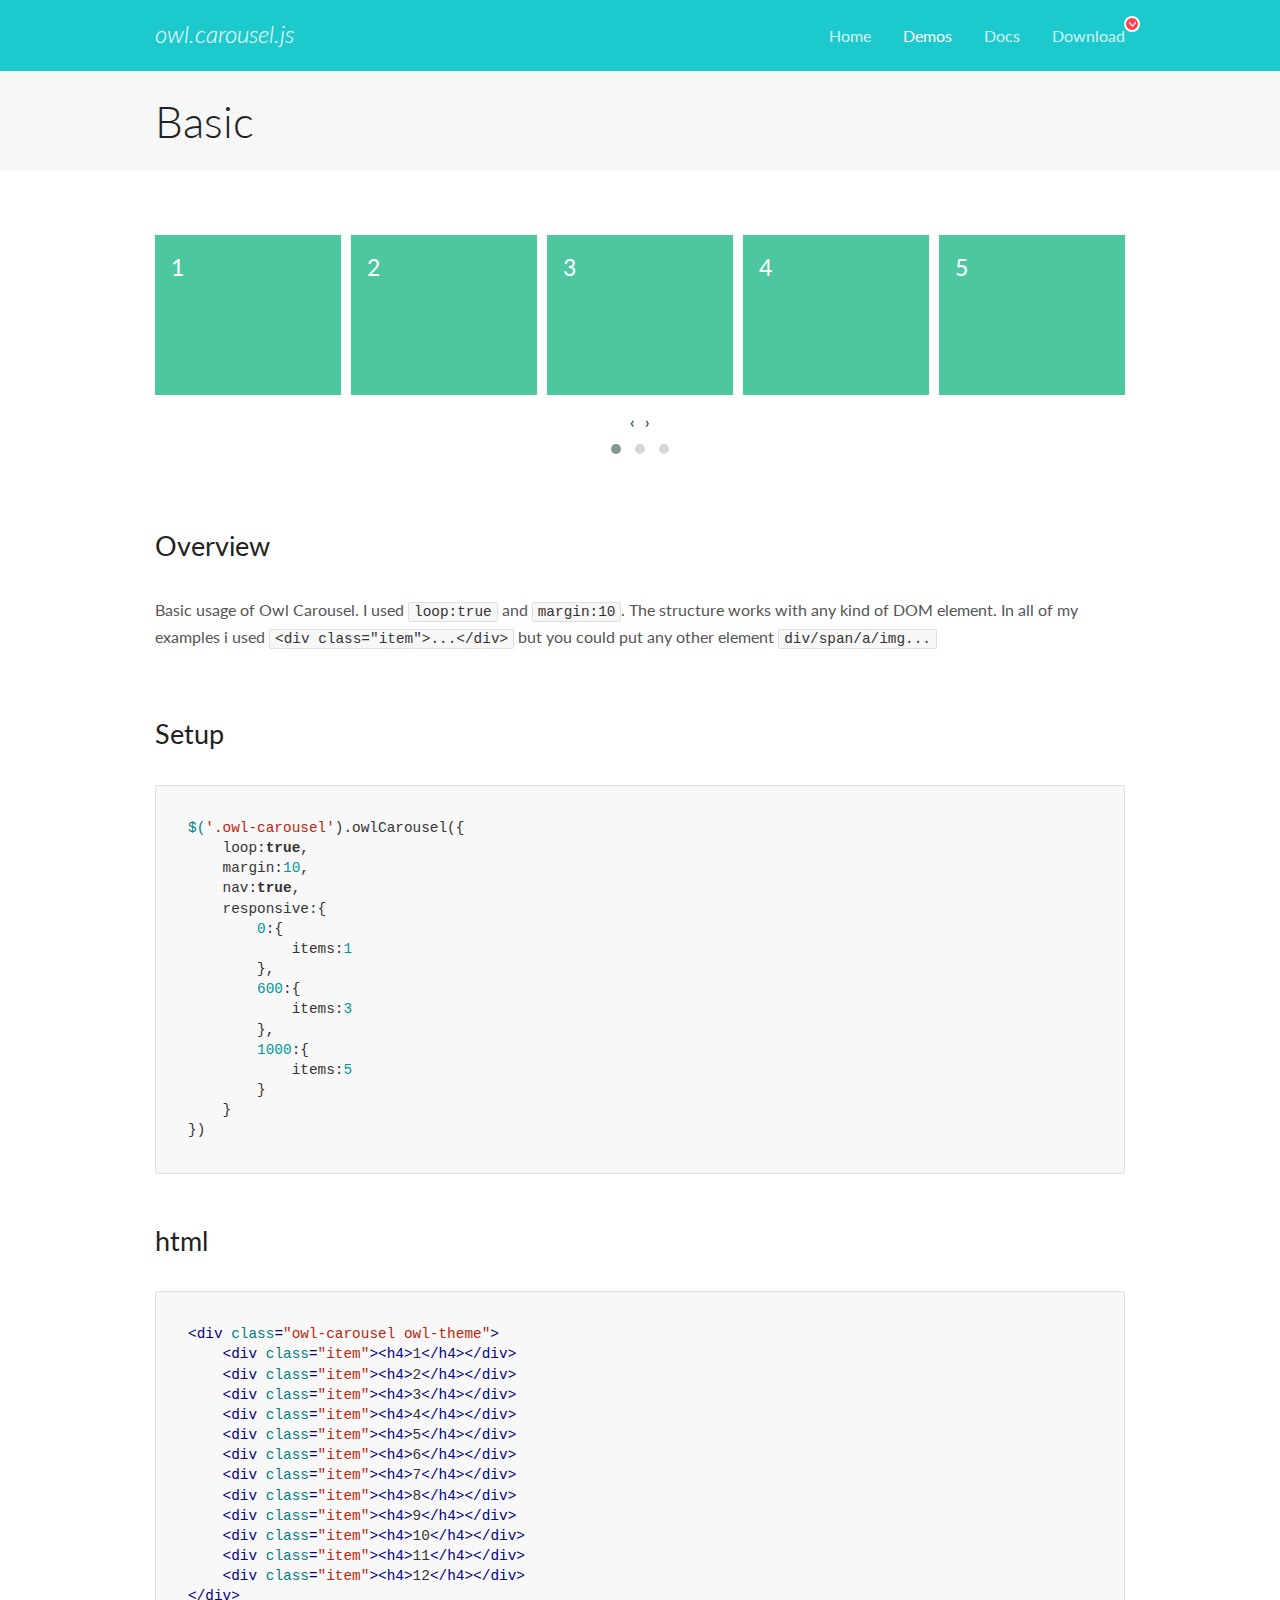
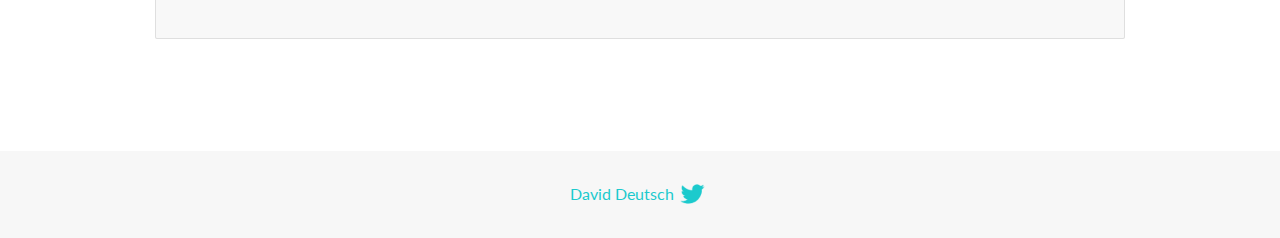
<file: owlcarousel/docs/demos/basic.html>
<!DOCTYPE html>
<html lang="en">
  <head>

    <!-- head -->
    <meta charset="utf-8">
    <meta name="msapplication-tap-highlight" content="no" />
    <meta name="viewport" content="width=device-width, initial-scale=1.0" />
    <meta name="description" content="Basic usage demo">
    <meta name="author" content="David Deutsch">
    <title>
      Basic Demo | Owl Carousel | 2.3.4
    </title>

    <!-- Stylesheets -->
    <link href='https://fonts.googleapis.com/css?family=Lato:300,400,700,400italic,300italic' rel='stylesheet' type='text/css'>
    <link rel="stylesheet" href="../assets/css/docs.theme.min.css">

    <!-- Owl Stylesheets -->
    <link rel="stylesheet" href="../assets/owlcarousel/assets/owl.carousel.min.css">
    <link rel="stylesheet" href="../assets/owlcarousel/assets/owl.theme.default.min.css">

    <!-- HTML5 shim and Respond.js IE8 support of HTML5 elements and media queries -->

    <!--[if lt IE 9]>
      <script src="https://oss.maxcdn.com/libs/html5shiv/3.7.0/html5shiv.js"></script>
      <script src="https://oss.maxcdn.com/libs/respond.js/1.3.0/respond.min.js"></script>
    <![endif]-->

    <!-- Favicons -->
    <link rel="apple-touch-icon-precomposed" sizes="144x144" href="../assets/ico/apple-touch-icon-144-precomposed.png">
    <link rel="shortcut icon" href="../assets/ico/favicon.png">
    <link rel="shortcut icon" href="favicon.ico">

    <!-- Yeah i know js should not be in header. Its required for demos.-->

    <!-- javascript -->
    <script src="../assets/vendors/jquery.min.js"></script>
    <script src="../assets/owlcarousel/owl.carousel.js"></script>
  </head>
  <body>

    <!-- header -->
    <header class="header">
      <div class="row">
        <div class="large-12 columns">
          <div class="brand left">
            <h3>
              <a href="/OwlCarousel2/">owl.carousel.js</a> 
            </h3>
          </div>
          <a id="toggle-nav" class="right">
            <span></span> <span></span> <span></span> 
          </a> 
          <div class="nav-bar">
            <ul class="clearfix">
              <li> <a href="/OwlCarousel2/index.html">Home</a>  </li>
              <li class="active">
                <a href="/OwlCarousel2/demos/demos.html">Demos</a> 
              </li>
              <li> <a href="/OwlCarousel2/docs/started-welcome.html">Docs</a>  </li>
              <li>
                <a href="https://github.com/OwlCarousel2/OwlCarousel2/archive/2.3.4.zip">Download</a> 
                <span class="download"></span> 
              </li>
            </ul>
          </div>
        </div>
      </div>
    </header>

    <!-- title -->
    <section class="title">
      <div class="row">
        <div class="large-12 columns">
          <h1>Basic</h1>
        </div>
      </div>
    </section>

    <!--  Demos -->
    <section id="demos">
      <div class="row">
        <div class="large-12 columns">
          <div class="owl-carousel owl-theme">
            <div class="item">
              <h4>1</h4>
            </div>
            <div class="item">
              <h4>2</h4>
            </div>
            <div class="item">
              <h4>3</h4>
            </div>
            <div class="item">
              <h4>4</h4>
            </div>
            <div class="item">
              <h4>5</h4>
            </div>
            <div class="item">
              <h4>6</h4>
            </div>
            <div class="item">
              <h4>7</h4>
            </div>
            <div class="item">
              <h4>8</h4>
            </div>
            <div class="item">
              <h4>9</h4>
            </div>
            <div class="item">
              <h4>10</h4>
            </div>
            <div class="item">
              <h4>11</h4>
            </div>
            <div class="item">
              <h4>12</h4>
            </div>
          </div>
          <h3 id="overview">Overview</h3>
          <p>Basic usage of Owl Carousel. I used <code>loop:true</code> and <code>margin:10</code>. The structure works with any kind of DOM element. In all of my examples i used <code>&lt;div class=&quot;item&quot;&gt;...&lt;/div&gt;</code> but you could
            put any other element <code>div/span/a/img...</code></p>
          <h3 id="setup">Setup</h3>
          <pre><code>$(&#39;.owl-carousel&#39;).owlCarousel({
    loop:true,
    margin:10,
    nav:true,
    responsive:{
        0:{
            items:1
        },
        600:{
            items:3
        },
        1000:{
            items:5
        }
    }
})</code></pre>
          <h3 id="html">html</h3>
          <pre><code>&lt;div class=&quot;owl-carousel owl-theme&quot;&gt;
    &lt;div class=&quot;item&quot;&gt;&lt;h4&gt;1&lt;/h4&gt;&lt;/div&gt;
    &lt;div class=&quot;item&quot;&gt;&lt;h4&gt;2&lt;/h4&gt;&lt;/div&gt;
    &lt;div class=&quot;item&quot;&gt;&lt;h4&gt;3&lt;/h4&gt;&lt;/div&gt;
    &lt;div class=&quot;item&quot;&gt;&lt;h4&gt;4&lt;/h4&gt;&lt;/div&gt;
    &lt;div class=&quot;item&quot;&gt;&lt;h4&gt;5&lt;/h4&gt;&lt;/div&gt;
    &lt;div class=&quot;item&quot;&gt;&lt;h4&gt;6&lt;/h4&gt;&lt;/div&gt;
    &lt;div class=&quot;item&quot;&gt;&lt;h4&gt;7&lt;/h4&gt;&lt;/div&gt;
    &lt;div class=&quot;item&quot;&gt;&lt;h4&gt;8&lt;/h4&gt;&lt;/div&gt;
    &lt;div class=&quot;item&quot;&gt;&lt;h4&gt;9&lt;/h4&gt;&lt;/div&gt;
    &lt;div class=&quot;item&quot;&gt;&lt;h4&gt;10&lt;/h4&gt;&lt;/div&gt;
    &lt;div class=&quot;item&quot;&gt;&lt;h4&gt;11&lt;/h4&gt;&lt;/div&gt;
    &lt;div class=&quot;item&quot;&gt;&lt;h4&gt;12&lt;/h4&gt;&lt;/div&gt;
&lt;/div&gt;</code></pre>
          <script>
            $(document).ready(function() {
              var owl = $('.owl-carousel');
              owl.owlCarousel({
                margin: 10,
                nav: true,
                loop: true,
                responsive: {
                  0: {
                    items: 1
                  },
                  600: {
                    items: 3
                  },
                  1000: {
                    items: 5
                  }
                }
              })
            })
          </script>
        </div>
      </div>
    </section>

    <!-- footer -->
    <footer class="footer">
      <div class="row">
        <div class="large-12 columns">
          <h5>
            <a href="/OwlCarousel2/docs/support-contact.html">David Deutsch</a> 
            <a id="custom-tweet-button" href="https://twitter.com/share?url=https://github.com/OwlCarousel2/OwlCarousel2&text=Owl Carousel - This is so awesome! " target="_blank"></a> 
          </h5>
        </div>
      </div>
    </footer>

    <!-- vendors -->
    <script src="../assets/vendors/highlight.js"></script>
    <script src="../assets/js/app.js"></script>
  </body>
</html>
</file>
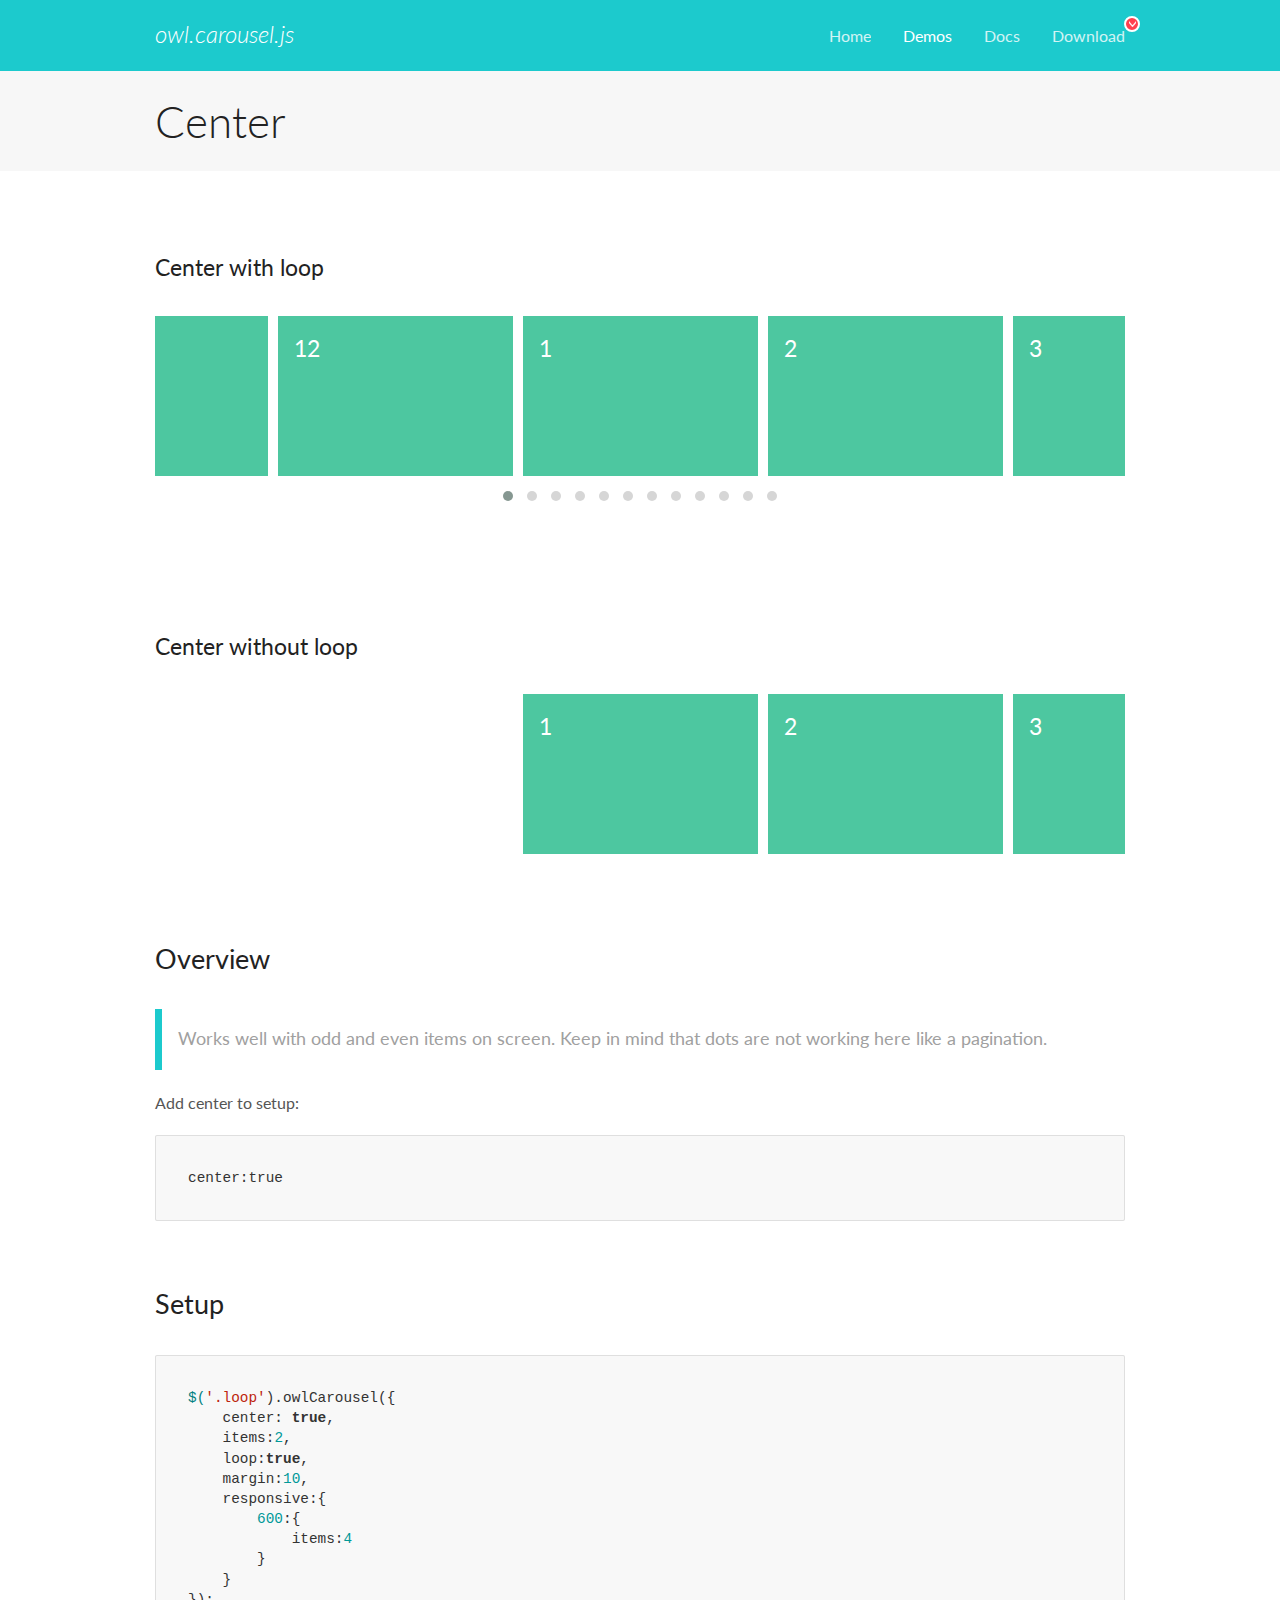
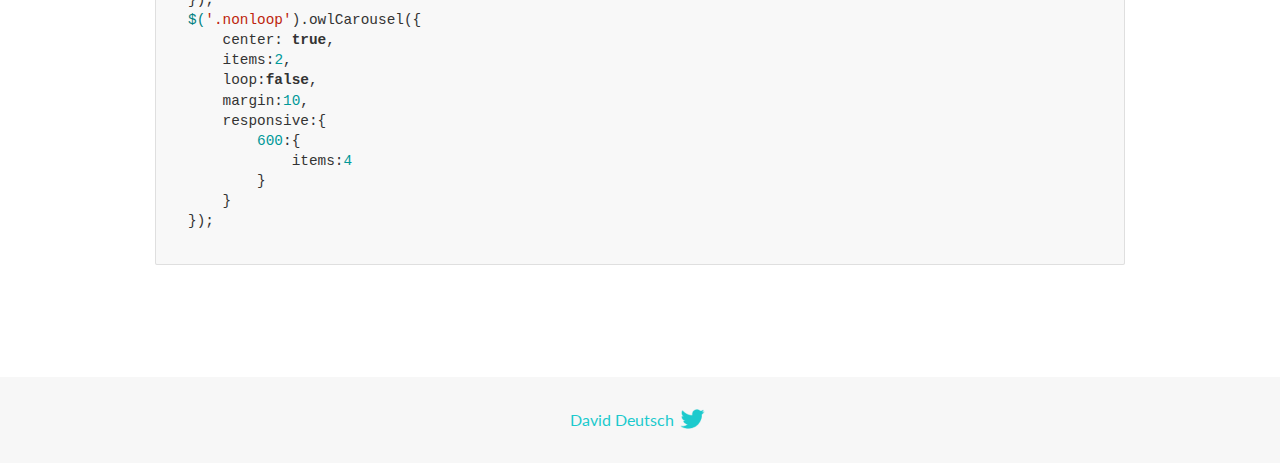
<file: owlcarousel/docs/demos/center.html>
<!DOCTYPE html>
<html lang="en">
  <head>

    <!-- head -->
    <meta charset="utf-8">
    <meta name="msapplication-tap-highlight" content="no" />
    <meta name="viewport" content="width=device-width, initial-scale=1.0" />
    <meta name="description" content="Center carousel">
    <meta name="author" content="David Deutsch">
    <title>
      Center Demo | Owl Carousel | 2.3.4
    </title>

    <!-- Stylesheets -->
    <link href='https://fonts.googleapis.com/css?family=Lato:300,400,700,400italic,300italic' rel='stylesheet' type='text/css'>
    <link rel="stylesheet" href="../assets/css/docs.theme.min.css">

    <!-- Owl Stylesheets -->
    <link rel="stylesheet" href="../assets/owlcarousel/assets/owl.carousel.min.css">
    <link rel="stylesheet" href="../assets/owlcarousel/assets/owl.theme.default.min.css">

    <!-- HTML5 shim and Respond.js IE8 support of HTML5 elements and media queries -->

    <!--[if lt IE 9]>
      <script src="https://oss.maxcdn.com/libs/html5shiv/3.7.0/html5shiv.js"></script>
      <script src="https://oss.maxcdn.com/libs/respond.js/1.3.0/respond.min.js"></script>
    <![endif]-->

    <!-- Favicons -->
    <link rel="apple-touch-icon-precomposed" sizes="144x144" href="../assets/ico/apple-touch-icon-144-precomposed.png">
    <link rel="shortcut icon" href="../assets/ico/favicon.png">
    <link rel="shortcut icon" href="favicon.ico">

    <!-- Yeah i know js should not be in header. Its required for demos.-->

    <!-- javascript -->
    <script src="../assets/vendors/jquery.min.js"></script>
    <script src="../assets/owlcarousel/owl.carousel.js"></script>
  </head>
  <body>

    <!-- header -->
    <header class="header">
      <div class="row">
        <div class="large-12 columns">
          <div class="brand left">
            <h3>
              <a href="/OwlCarousel2/">owl.carousel.js</a> 
            </h3>
          </div>
          <a id="toggle-nav" class="right">
            <span></span> <span></span> <span></span> 
          </a> 
          <div class="nav-bar">
            <ul class="clearfix">
              <li> <a href="/OwlCarousel2/index.html">Home</a>  </li>
              <li class="active">
                <a href="/OwlCarousel2/demos/demos.html">Demos</a> 
              </li>
              <li> <a href="/OwlCarousel2/docs/started-welcome.html">Docs</a>  </li>
              <li>
                <a href="https://github.com/OwlCarousel2/OwlCarousel2/archive/2.3.4.zip">Download</a> 
                <span class="download"></span> 
              </li>
            </ul>
          </div>
        </div>
      </div>
    </header>

    <!-- title -->
    <section class="title">
      <div class="row">
        <div class="large-12 columns">
          <h1>Center</h1>
        </div>
      </div>
    </section>

    <!--  Demos -->
    <section id="demos">
      <div class="row">
        <div class="large-12 columns">
          <h4 id="center-with-loop">Center with loop</h4>
          <div class="loop owl-carousel owl-theme">
            <div class="item">
              <h4>1</h4>
            </div>
            <div class="item">
              <h4>2</h4>
            </div>
            <div class="item">
              <h4>3</h4>
            </div>
            <div class="item">
              <h4>4</h4>
            </div>
            <div class="item">
              <h4>5</h4>
            </div>
            <div class="item">
              <h4>6</h4>
            </div>
            <div class="item">
              <h4>7</h4>
            </div>
            <div class="item">
              <h4>8</h4>
            </div>
            <div class="item">
              <h4>9</h4>
            </div>
            <div class="item">
              <h4>10</h4>
            </div>
            <div class="item">
              <h4>11</h4>
            </div>
            <div class="item">
              <h4>12</h4>
            </div>
          </div>
          <br>
          <h4 id="center-without-loop">Center without loop</h4>
          <div class="nonloop owl-carousel">
            <div class="item">
              <h4>1</h4>
            </div>
            <div class="item">
              <h4>2</h4>
            </div>
            <div class="item">
              <h4>3</h4>
            </div>
            <div class="item">
              <h4>4</h4>
            </div>
            <div class="item">
              <h4>5</h4>
            </div>
            <div class="item">
              <h4>6</h4>
            </div>
            <div class="item">
              <h4>7</h4>
            </div>
            <div class="item">
              <h4>8</h4>
            </div>
            <div class="item">
              <h4>9</h4>
            </div>
            <div class="item">
              <h4>10</h4>
            </div>
            <div class="item">
              <h4>11</h4>
            </div>
            <div class="item">
              <h4>12</h4>
            </div>
          </div>
          <h3 id="overview">Overview</h3>
          <blockquote>
            <p>Works well with odd and even items on screen. Keep in mind that dots are not working here like a pagination.</p>
          </blockquote>
          <p>Add center to setup:</p>
          <pre><code>center:true</code></pre>
          <h3 id="setup">Setup</h3>
          <pre><code>$(&#39;.loop&#39;).owlCarousel({
    center: true,
    items:2,
    loop:true,
    margin:10,
    responsive:{
        600:{
            items:4
        }
    }
});
$(&#39;.nonloop&#39;).owlCarousel({
    center: true,
    items:2,
    loop:false,
    margin:10,
    responsive:{
        600:{
            items:4
        }
    }
});</code></pre>
          <script>
            jQuery(document).ready(function($) {
              $('.loop').owlCarousel({
                center: true,
                items: 2,
                loop: true,
                margin: 10,
                responsive: {
                  600: {
                    items: 4
                  }
                }
              });
              $('.nonloop').owlCarousel({
                center: true,
                items: 2,
                loop: false,
                margin: 10,
                responsive: {
                  600: {
                    items: 4
                  }
                }
              });
            });
          </script>
        </div>
      </div>
    </section>

    <!-- footer -->
    <footer class="footer">
      <div class="row">
        <div class="large-12 columns">
          <h5>
            <a href="/OwlCarousel2/docs/support-contact.html">David Deutsch</a> 
            <a id="custom-tweet-button" href="https://twitter.com/share?url=https://github.com/OwlCarousel2/OwlCarousel2&text=Owl Carousel - This is so awesome! " target="_blank"></a> 
          </h5>
        </div>
      </div>
    </footer>

    <!-- vendors -->
    <script src="../assets/vendors/highlight.js"></script>
    <script src="../assets/js/app.js"></script>
  </body>
</html>
</file>
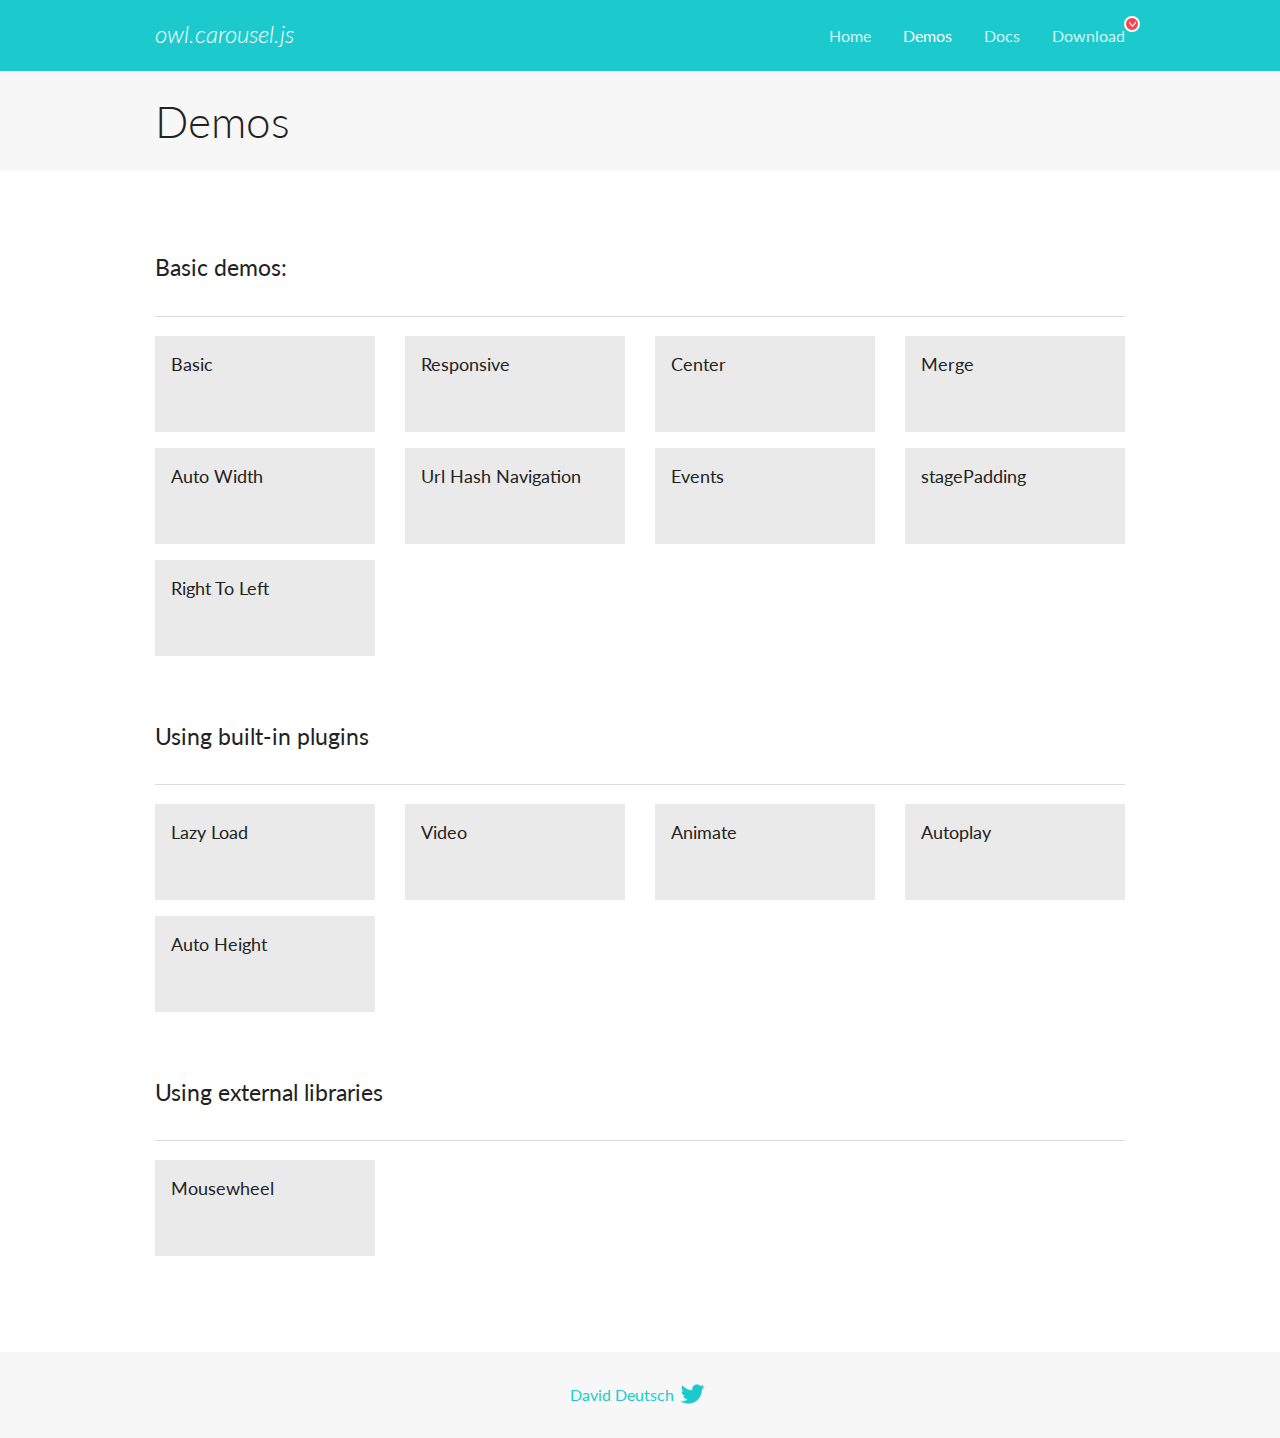
<file: owlcarousel/docs/demos/demos.html>
<!DOCTYPE html>
<html lang="en">
  <head>

    <!-- head -->
    <meta charset="utf-8">
    <meta name="msapplication-tap-highlight" content="no" />
    <meta name="viewport" content="width=device-width, initial-scale=1.0" />
    <meta name="description" content="A list of Owl Carousel examples.">
    <meta name="author" content="David Deutsch">
    <title>
      Demos | Owl Carousel | 2.3.4
    </title>

    <!-- Stylesheets -->
    <link href='https://fonts.googleapis.com/css?family=Lato:300,400,700,400italic,300italic' rel='stylesheet' type='text/css'>
    <link rel="stylesheet" href="../assets/css/docs.theme.min.css">

    <!-- Owl Stylesheets -->
    <link rel="stylesheet" href="../assets/owlcarousel/assets/owl.carousel.min.css">
    <link rel="stylesheet" href="../assets/owlcarousel/assets/owl.theme.default.min.css">

    <!-- HTML5 shim and Respond.js IE8 support of HTML5 elements and media queries -->

    <!--[if lt IE 9]>
      <script src="https://oss.maxcdn.com/libs/html5shiv/3.7.0/html5shiv.js"></script>
      <script src="https://oss.maxcdn.com/libs/respond.js/1.3.0/respond.min.js"></script>
    <![endif]-->

    <!-- Favicons -->
    <link rel="apple-touch-icon-precomposed" sizes="144x144" href="../assets/ico/apple-touch-icon-144-precomposed.png">
    <link rel="shortcut icon" href="../assets/ico/favicon.png">
    <link rel="shortcut icon" href="favicon.ico">

    <!-- Yeah i know js should not be in header. Its required for demos.-->

    <!-- javascript -->
    <script src="../assets/vendors/jquery.min.js"></script>
    <script src="../assets/owlcarousel/owl.carousel.js"></script>
  </head>
  <body>

    <!-- header -->
    <header class="header">
      <div class="row">
        <div class="large-12 columns">
          <div class="brand left">
            <h3>
              <a href="/OwlCarousel2/">owl.carousel.js</a> 
            </h3>
          </div>
          <a id="toggle-nav" class="right">
            <span></span> <span></span> <span></span> 
          </a> 
          <div class="nav-bar">
            <ul class="clearfix">
              <li> <a href="/OwlCarousel2/index.html">Home</a>  </li>
              <li class="active">
                <a href="/OwlCarousel2/demos/demos.html">Demos</a> 
              </li>
              <li> <a href="/OwlCarousel2/docs/started-welcome.html">Docs</a>  </li>
              <li>
                <a href="https://github.com/OwlCarousel2/OwlCarousel2/archive/2.3.4.zip">Download</a> 
                <span class="download"></span> 
              </li>
            </ul>
          </div>
        </div>
      </div>
    </header>

    <!-- title -->
    <section class="title">
      <div class="row">
        <div class="large-12 columns">
          <h1>Demos</h1>
        </div>
      </div>
    </section>

    <!--  Demos -->
    <section id="demos">
      <div class="row">
        <div class="large-12 columns">
          <h4 id="basic-demos-">Basic demos:</h4>
          <hr>
          <div class="demo-list">
            <div class="row">
              <div class="small-6 medium-4 large-3 columns">
                <a href="basic.html" class="demo-block">
                  <h5>Basic </h5>
                </a> 
              </div>
              <div class="small-6 medium-4 large-3 columns">
                <a href="responsive.html" class="demo-block">
                  <h5>Responsive </h5>
                </a> 
              </div>
              <div class="small-6 medium-4 large-3 columns">
                <a href="center.html" class="demo-block">
                  <h5>Center </h5>
                </a> 
              </div>
              <div class="small-6 medium-4 large-3 columns">
                <a href="merge.html" class="demo-block">
                  <h5>Merge </h5>
                </a> 
              </div>
              <div class="small-6 medium-4 large-3 columns">
                <a href="autowidth.html" class="demo-block">
                  <h5>Auto Width </h5>
                </a> 
              </div>
              <div class="small-6 medium-4 large-3 columns">
                <a href="urlhashnav.html" class="demo-block">
                  <h5>Url Hash Navigation </h5>
                </a> 
              </div>
              <div class="small-6 medium-4 large-3 columns">
                <a href="events.html" class="demo-block">
                  <h5>Events </h5>
                </a> 
              </div>
              <div class="small-6 medium-4 large-3 columns">
                <a href="stagepadding.html" class="demo-block">
                  <h5>stagePadding </h5>
                </a> 
              </div>
              <div class="small-6 medium-4 large-3 columns">
                <a href="rtl.html" class="demo-block">
                  <h5>Right To Left </h5>
                </a> 
              </div>
            </div>
          </div>
          <h4 id="using-built-in-plugins">Using built-in plugins</h4>
          <hr>
          <div class="demo-list">
            <div class="row">
              <div class="small-6 medium-4 large-3 columns">
                <a href="lazyLoad.html" class="demo-block">
                  <h5>Lazy Load </h5>
                </a> 
              </div>
              <div class="small-6 medium-4 large-3 columns">
                <a href="video.html" class="demo-block">
                  <h5>Video </h5>
                </a> 
              </div>
              <div class="small-6 medium-4 large-3 columns">
                <a href="animate.html" class="demo-block">
                  <h5>Animate </h5>
                </a> 
              </div>
              <div class="small-6 medium-4 large-3 columns">
                <a href="autoplay.html" class="demo-block">
                  <h5>Autoplay </h5>
                </a> 
              </div>
              <div class="small-6 medium-4 large-3 columns">
                <a href="autoheight.html" class="demo-block">
                  <h5>Auto Height </h5>
                </a> 
              </div>
            </div>
          </div>
          <h4 id="using-external-libraries">Using external libraries</h4>
          <hr>
          <div class="demo-list">
            <div class="row">
              <div class="small-6 medium-4 large-3 columns">
                <a href="mousewheel.html" class="demo-block">
                  <h5>Mousewheel </h5>
                </a> 
              </div>
            </div>
          </div>
        </div>
      </div>
    </section>

    <!-- footer -->
    <footer class="footer">
      <div class="row">
        <div class="large-12 columns">
          <h5>
            <a href="/OwlCarousel2/docs/support-contact.html">David Deutsch</a> 
            <a id="custom-tweet-button" href="https://twitter.com/share?url=https://github.com/OwlCarousel2/OwlCarousel2&text=Owl Carousel - This is so awesome! " target="_blank"></a> 
          </h5>
        </div>
      </div>
    </footer>

    <!-- vendors -->
    <script src="../assets/vendors/highlight.js"></script>
    <script src="../assets/js/app.js"></script>
  </body>
</html>
</file>
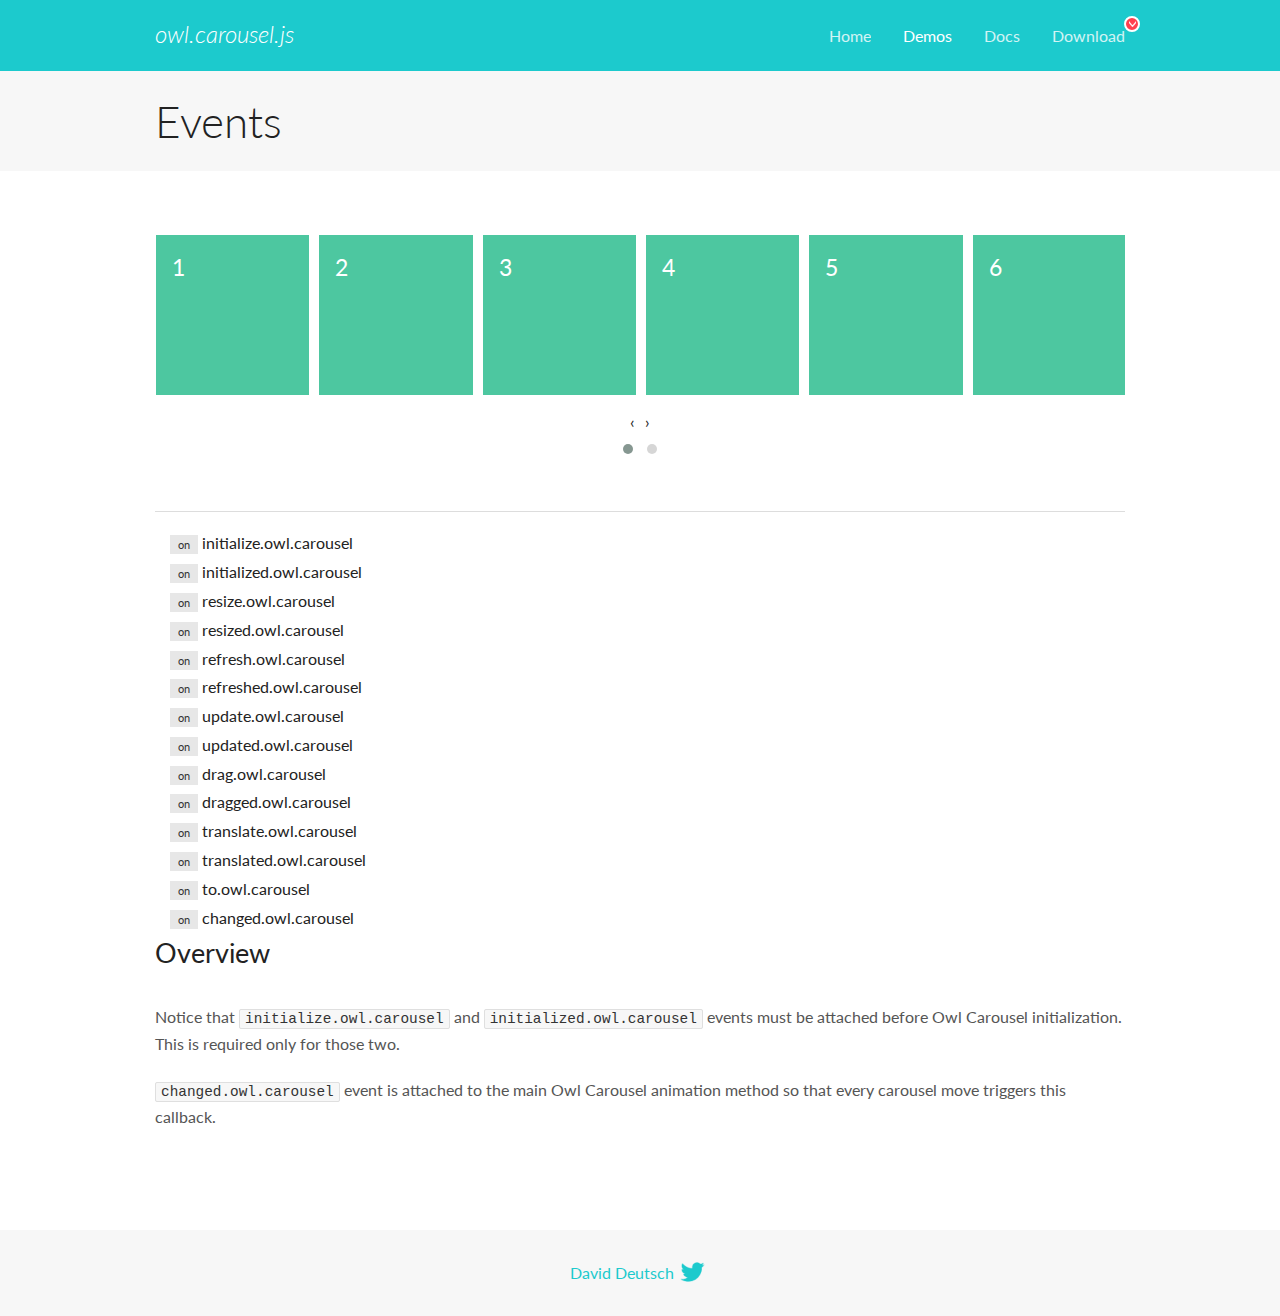
<file: owlcarousel/docs/demos/events.html>
<!DOCTYPE html>
<html lang="en">
  <head>

    <!-- head -->
    <meta charset="utf-8">
    <meta name="msapplication-tap-highlight" content="no" />
    <meta name="viewport" content="width=device-width, initial-scale=1.0" />
    <meta name="description" content="Events usage demo">
    <meta name="author" content="David Deutsch">
    <title>
      Events Demo | Owl Carousel | 2.3.4
    </title>

    <!-- Stylesheets -->
    <link href='https://fonts.googleapis.com/css?family=Lato:300,400,700,400italic,300italic' rel='stylesheet' type='text/css'>
    <link rel="stylesheet" href="../assets/css/docs.theme.min.css">

    <!-- Owl Stylesheets -->
    <link rel="stylesheet" href="../assets/owlcarousel/assets/owl.carousel.min.css">
    <link rel="stylesheet" href="../assets/owlcarousel/assets/owl.theme.default.min.css">

    <!-- HTML5 shim and Respond.js IE8 support of HTML5 elements and media queries -->

    <!--[if lt IE 9]>
      <script src="https://oss.maxcdn.com/libs/html5shiv/3.7.0/html5shiv.js"></script>
      <script src="https://oss.maxcdn.com/libs/respond.js/1.3.0/respond.min.js"></script>
    <![endif]-->

    <!-- Favicons -->
    <link rel="apple-touch-icon-precomposed" sizes="144x144" href="../assets/ico/apple-touch-icon-144-precomposed.png">
    <link rel="shortcut icon" href="../assets/ico/favicon.png">
    <link rel="shortcut icon" href="favicon.ico">

    <!-- Yeah i know js should not be in header. Its required for demos.-->

    <!-- javascript -->
    <script src="../assets/vendors/jquery.min.js"></script>
    <script src="../assets/owlcarousel/owl.carousel.js"></script>
  </head>
  <body>

    <!-- header -->
    <header class="header">
      <div class="row">
        <div class="large-12 columns">
          <div class="brand left">
            <h3>
              <a href="/OwlCarousel2/">owl.carousel.js</a> 
            </h3>
          </div>
          <a id="toggle-nav" class="right">
            <span></span> <span></span> <span></span> 
          </a> 
          <div class="nav-bar">
            <ul class="clearfix">
              <li> <a href="/OwlCarousel2/index.html">Home</a>  </li>
              <li class="active">
                <a href="/OwlCarousel2/demos/demos.html">Demos</a> 
              </li>
              <li> <a href="/OwlCarousel2/docs/started-welcome.html">Docs</a>  </li>
              <li>
                <a href="https://github.com/OwlCarousel2/OwlCarousel2/archive/2.3.4.zip">Download</a> 
                <span class="download"></span> 
              </li>
            </ul>
          </div>
        </div>
      </div>
    </header>

    <!-- title -->
    <section class="title">
      <div class="row">
        <div class="large-12 columns">
          <h1>Events</h1>
        </div>
      </div>
    </section>

    <!--  Demos -->
    <section id="demos">
      <div class="row">
        <div class="large-12 columns">
          <div class="owl-carousel owl-theme">
            <div class="item">
              <h4>1</h4>
            </div>
            <div class="item">
              <h4>2</h4>
            </div>
            <div class="item">
              <h4>3</h4>
            </div>
            <div class="item">
              <h4>4</h4>
            </div>
            <div class="item">
              <h4>5</h4>
            </div>
            <div class="item">
              <h4>6</h4>
            </div>
            <div class="item">
              <h4>7</h4>
            </div>
            <div class="item">
              <h4>8</h4>
            </div>
            <div class="item">
              <h4>9</h4>
            </div>
            <div class="item">
              <h4>10</h4>
            </div>
            <div class="item">
              <h4>11</h4>
            </div>
            <div class="item">
              <h4>12</h4>
            </div>
          </div>
          <hr>
          <div class="large-12 columns callbacks">
            <div><span class="label secondary initialize">on</span>  initialize.owl.carousel </div>
            <div><span class="label secondary initialized">on</span>  initialized.owl.carousel </div>
            <div><span class="label secondary resize">on</span>  resize.owl.carousel </div>
            <div><span class="label secondary resized">on</span>  resized.owl.carousel </div>
            <div><span class="label secondary refresh">on</span>  refresh.owl.carousel </div>
            <div><span class="label secondary refreshed">on</span>  refreshed.owl.carousel </div>
            <div><span class="label secondary update">on</span>  update.owl.carousel </div>
            <div><span class="label secondary updated">on</span>  updated.owl.carousel </div>
            <div><span class="label secondary drag">on</span>  drag.owl.carousel </div>
            <div><span class="label secondary dragged">on</span>  dragged.owl.carousel </div>
            <div><span class="label secondary translate">on</span>  translate.owl.carousel </div>
            <div><span class="label secondary translated">on</span>  translated.owl.carousel </div>
            <div><span class="label secondary to">on</span>  to.owl.carousel </div>
            <div><span class="label secondary changed">on</span>  changed.owl.carousel </div>
          </div>
          <h3 id="overview">Overview</h3>
          <p>Notice that <code>initialize.owl.carousel</code> and <code>initialized.owl.carousel</code> events must be attached before Owl Carousel initialization. This is required only for those two.</p>
          <p><code>changed.owl.carousel</code> event is attached to the main Owl Carousel animation method so that every carousel move triggers this callback.</p>
          <script>
            jQuery(document).ready(function($) {
              var owl = $('.owl-carousel');
              owl.on('initialize.owl.carousel initialized.owl.carousel ' +
                'initialize.owl.carousel initialize.owl.carousel ' +
                'resize.owl.carousel resized.owl.carousel ' +
                'refresh.owl.carousel refreshed.owl.carousel ' +
                'update.owl.carousel updated.owl.carousel ' +
                'drag.owl.carousel dragged.owl.carousel ' +
                'translate.owl.carousel translated.owl.carousel ' +
                'to.owl.carousel changed.owl.carousel',
                function(e) {
                  $('.' + e.type)
                    .removeClass('secondary')
                    .addClass('success');
                  window.setTimeout(function() {
                    $('.' + e.type)
                      .removeClass('success')
                      .addClass('secondary');
                  }, 500);
                });
              owl.owlCarousel({
                loop: true,
                nav: true,
                lazyLoad: true,
                margin: 10,
                video: true,
                responsive: {
                  0: {
                    items: 1
                  },
                  600: {
                    items: 3
                  },
                  960: {
                    items: 5,
                  },
                  1200: {
                    items: 6
                  }
                }
              });
            });
          </script>
        </div>
      </div>
    </section>

    <!-- footer -->
    <footer class="footer">
      <div class="row">
        <div class="large-12 columns">
          <h5>
            <a href="/OwlCarousel2/docs/support-contact.html">David Deutsch</a> 
            <a id="custom-tweet-button" href="https://twitter.com/share?url=https://github.com/OwlCarousel2/OwlCarousel2&text=Owl Carousel - This is so awesome! " target="_blank"></a> 
          </h5>
        </div>
      </div>
    </footer>

    <!-- vendors -->
    <script src="../assets/vendors/highlight.js"></script>
    <script src="../assets/js/app.js"></script>
  </body>
</html>
</file>
